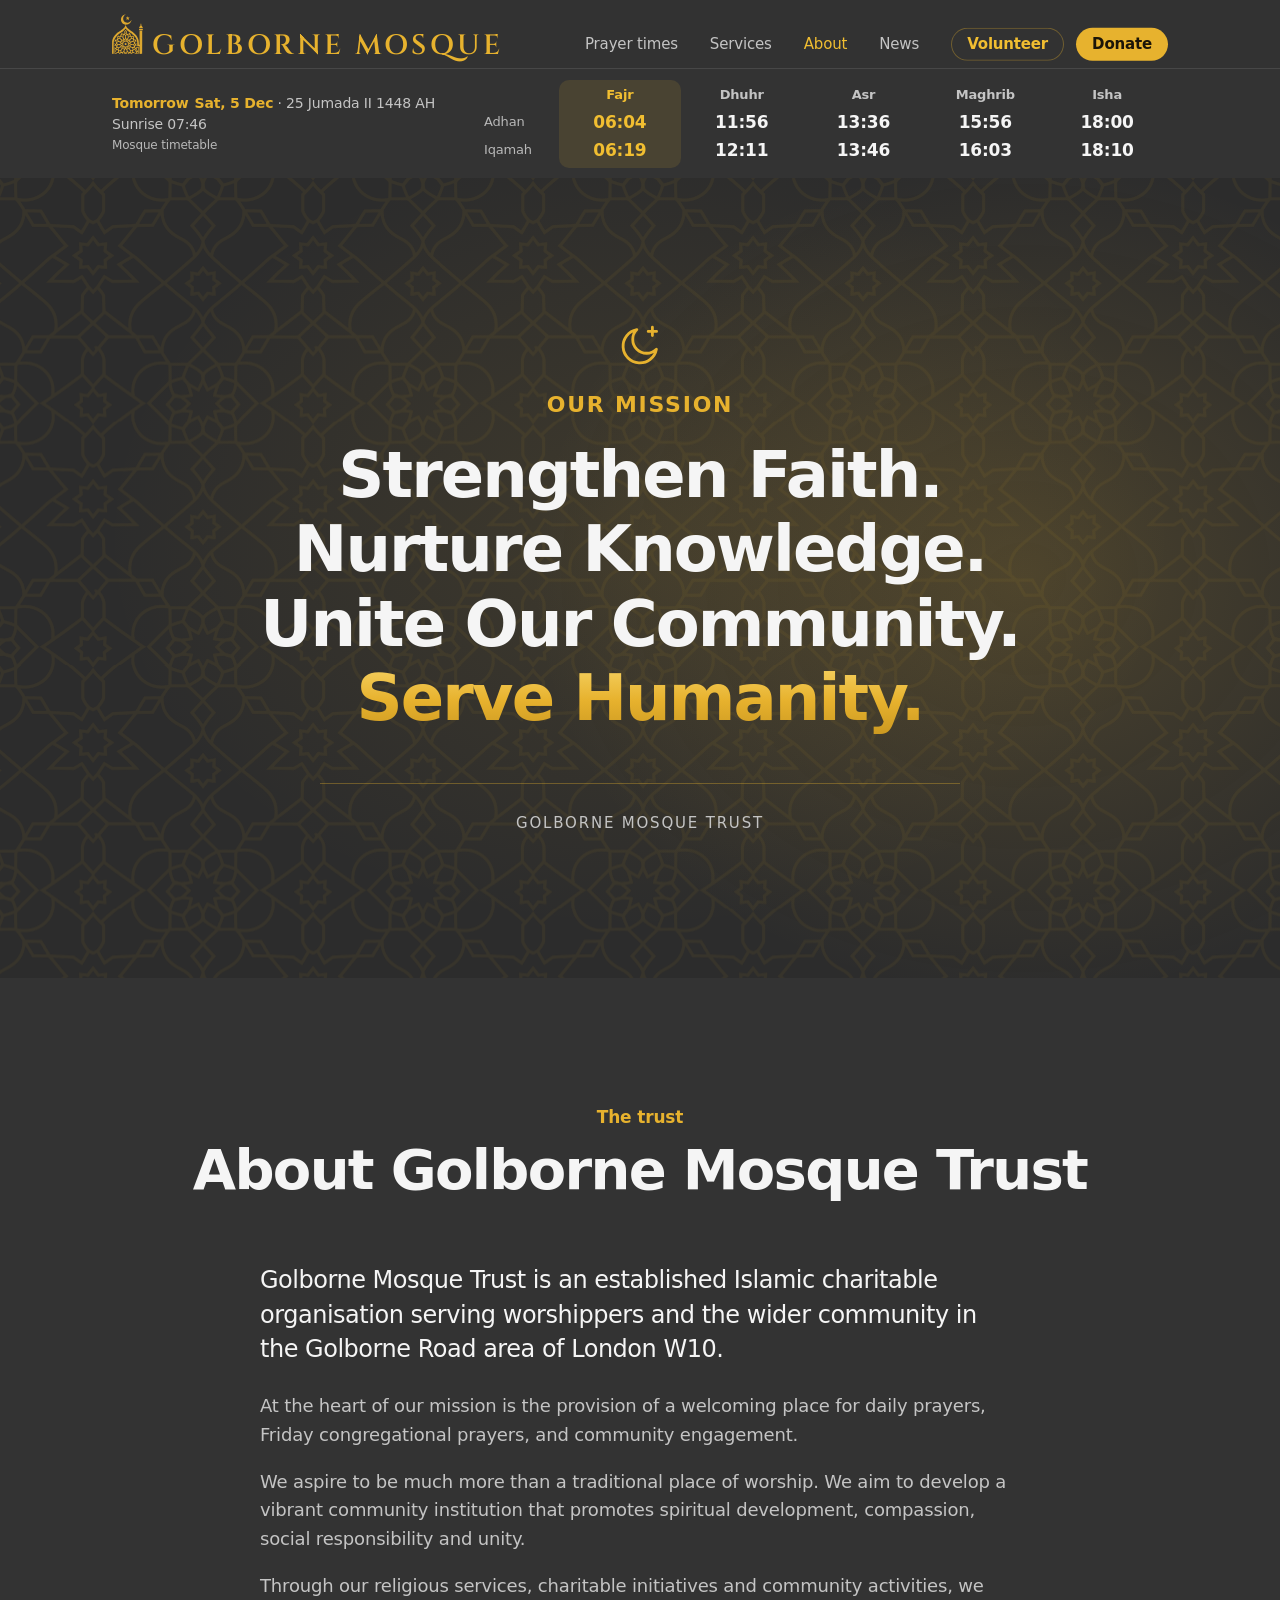
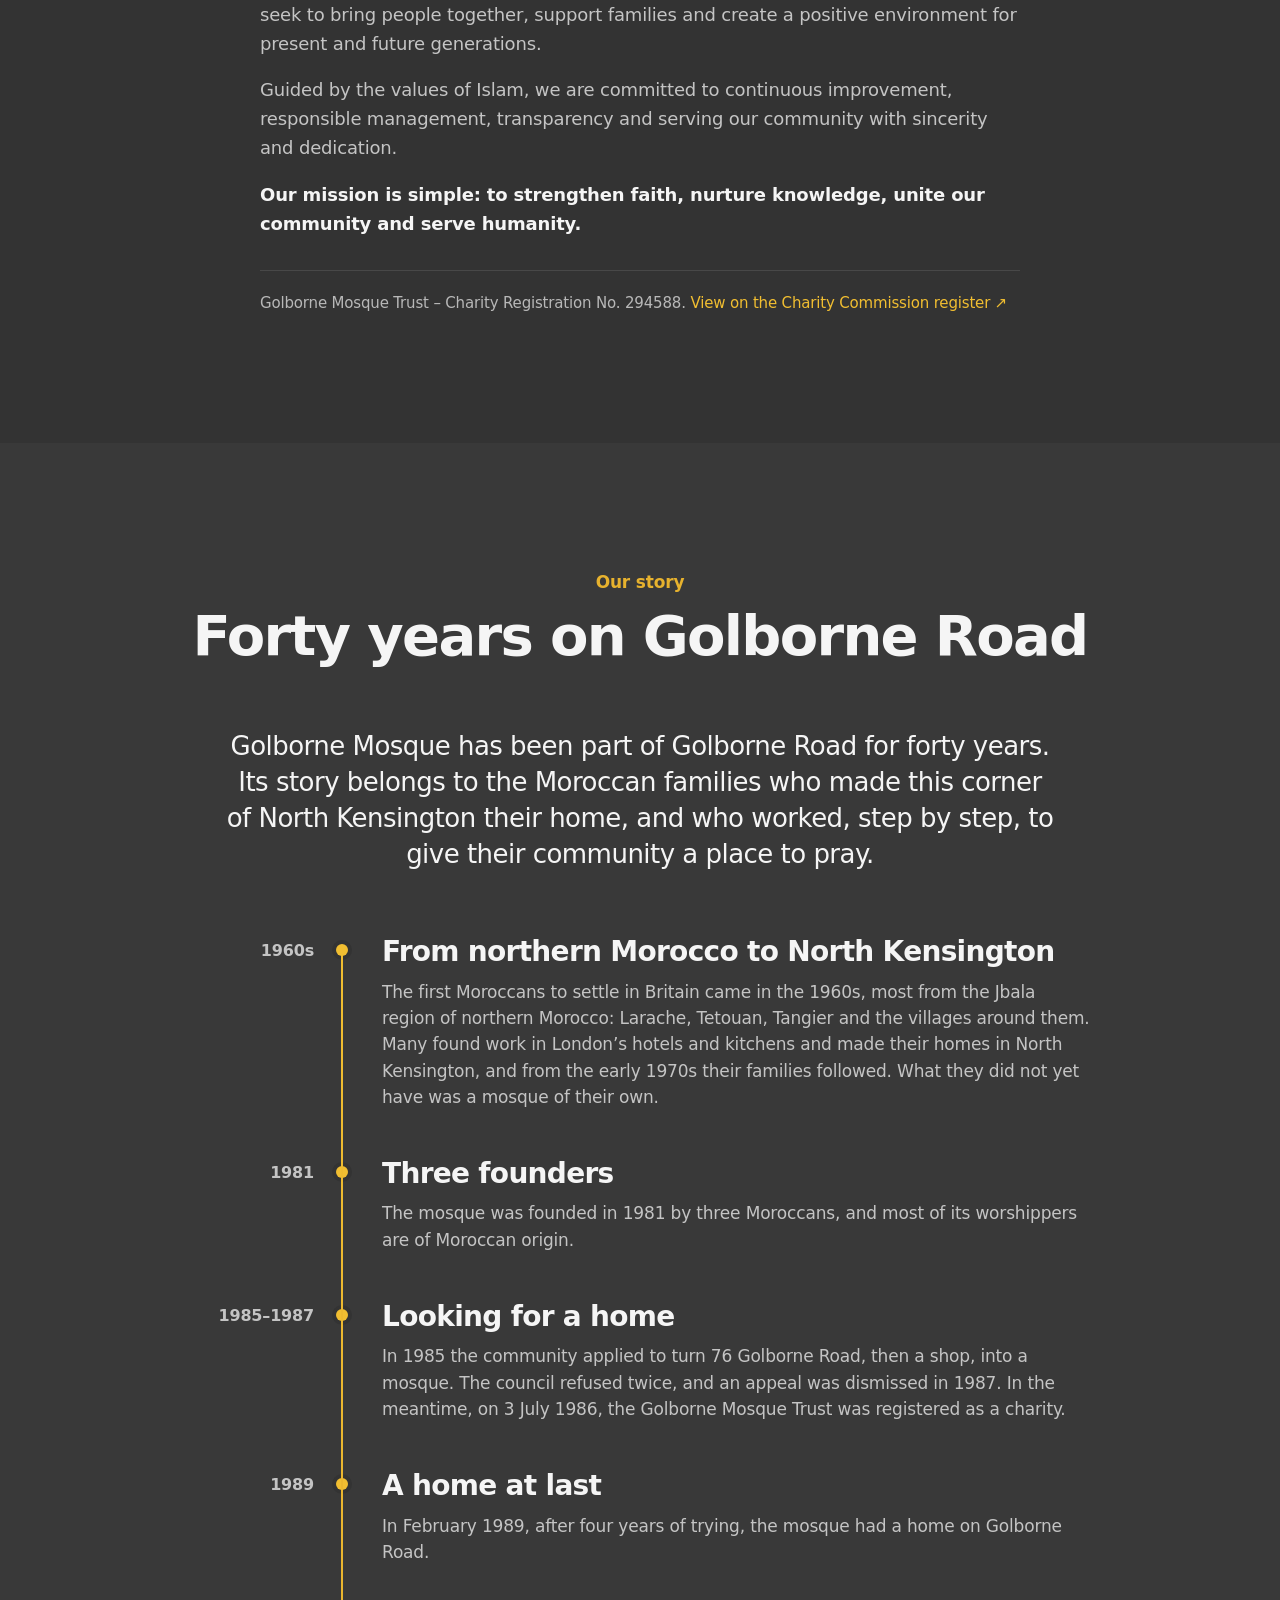
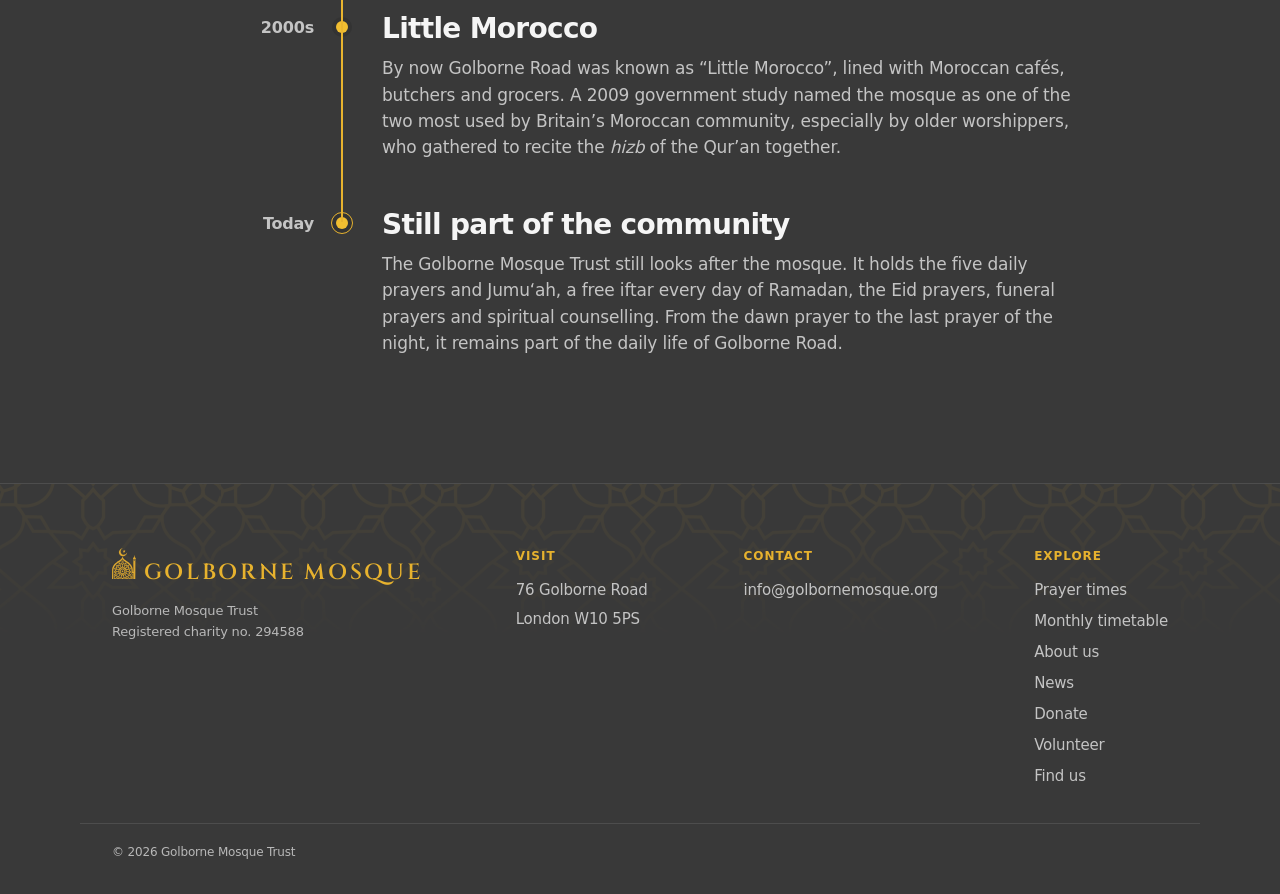
<file: about.html>
<!doctype html>
<html lang="en-GB">
<head>
  <meta charset="utf-8">
  <meta name="viewport" content="width=device-width, initial-scale=1, viewport-fit=cover">
  <title>About Us · Golborne Mosque, Golborne Road, London W10</title>
  <meta name="description" content="About Golborne Mosque Trust, 76 Golborne Road, North Kensington: its mission, its work, and the mosque's story from the first Moroccan families of the 1960s to today.">
  <meta name="theme-color" content="#333333">
  <meta name="color-scheme" content="dark">
  <meta property="og:type" content="website">
  <meta property="og:title" content="About Golborne Mosque">
  <meta property="og:description" content="Strengthen Faith. Nurture Knowledge. Unite Our Community. Serve Humanity. The trust, and forty years on Golborne Road.">
  <meta property="og:image" content="https://golbornemosque.org/assets/og.jpg">
  <meta property="og:image:width" content="1200">
  <meta property="og:image:height" content="630">
  <meta property="og:image:alt" content="The Golborne Mosque badge: a gold dome, minaret and crescent on grey, with the name in English and Arabic.">
  <meta name="twitter:card" content="summary_large_image">
  <link rel="icon" href="/favicon.ico" sizes="16x16 32x32 48x48 64x64 128x128 256x256">
  <link rel="icon" href="/assets/icons/favicon.svg" type="image/svg+xml">
  <link rel="icon" href="/assets/icons/favicon-32x32.png" type="image/png" sizes="32x32">
  <link rel="icon" href="/assets/icons/favicon-16x16.png" type="image/png" sizes="16x16">
  <link rel="apple-touch-icon" href="/assets/icons/apple-touch-icon.png" sizes="180x180">
  <link rel="manifest" href="/site.webmanifest">
  <link rel="preconnect" href="https://fonts.googleapis.com">
  <link rel="preconnect" href="https://fonts.gstatic.com" crossorigin>
  <link rel="stylesheet" href="https://fonts.googleapis.com/css2?family=Amiri:wght@400;700&family=Cinzel:wght@600;700&display=swap">
  <link rel="stylesheet" href="css/styles.css">
</head>
<body>
  <svg width="0" height="0" class="sprite" aria-hidden="true" focusable="false">
    <symbol id="i-crescent" viewBox="0 0 64 64">
      <path fill="currentColor" d="M38 6a26 26 0 1 0 20 42.5A21 21 0 0 1 38 6z"/>
    </symbol>
    <symbol id="i-mail" viewBox="0 0 24 24">
      <g fill="none" stroke="currentColor" stroke-width="1.6" stroke-linejoin="round"><rect x="3" y="5" width="18" height="14" rx="1.5"/><path d="m3.5 6 8.5 7 8.5-7"/></g>
    </symbol>
    <symbol id="i-pin" viewBox="0 0 24 24">
      <g fill="none" stroke="currentColor" stroke-width="1.6" stroke-linejoin="round"><path d="M12 21s-7-6.2-7-11.5a7 7 0 0 1 14 0C19 14.8 12 21 12 21z"/><circle cx="12" cy="9.5" r="2.5"/></g>
    </symbol>
  </svg>

  <a class="skip-link" href="#main">Skip to content</a>

  <header class="site-header">
    <div class="wrap site-header__inner">
      <a class="brand" href="/">
        <img class="brand__logo" src="assets/symbol.svg" width="30" height="38" alt="">
        <span class="brand__text">
          <span class="brand__name">Golborne Mosque</span>
        </span>
      </a>
      <button class="nav-toggle" type="button" aria-expanded="false" aria-controls="site-nav">
        <span class="nav-toggle__bars" aria-hidden="true"></span>
        <span class="nav-toggle__label">Menu</span>
      </button>
      <nav id="site-nav" class="site-nav" aria-label="Main">
        <ul>
          <li><a href="/#prayer-times">Prayer times</a></li>
          <li><a href="/#services">Services</a></li>
          <li><a href="/about" aria-current="page">About</a></li>
          <li><a href="/news">News</a></li>
          <li><a class="nav-volunteer" href="/volunteer">Volunteer</a></li>
          <li><a class="nav-donate" href="/#donate">Donate</a></li>
        </ul>
      </nav>
    </div>
  </header>

  <section class="prayer-bar" id="prayer-bar" aria-label="Prayer times">
    <div class="wrap prayer-bar__inner">
      <div class="prayer-bar__day">
        <p><span class="prayer-bar__title" data-bar-day hidden></span><span data-bar-date>&nbsp;</span></p>
        <p data-bar-sunrise>&nbsp;</p>
        <p class="prayer-bar__credit" data-bar-credit>&nbsp;</p>
      </div>
      <!-- Filled in by js/prayer-bar.js; the placeholder rows keep the page from jumping as it loads. -->
      <table class="prayer-bar__table">
        <thead><tr><td></td><th scope="col">Fajr</th><th scope="col">Dhuhr</th><th scope="col">Asr</th><th scope="col">Maghrib</th><th scope="col">Isha</th></tr></thead>
        <tbody>
          <tr><th scope="row">Adhan</th><td>--:--</td><td>--:--</td><td>--:--</td><td>--:--</td><td>--:--</td></tr>
          <tr><th scope="row">Iqamah</th><td>--:--</td><td>--:--</td><td>--:--</td><td>--:--</td><td>--:--</td></tr>
        </tbody>
      </table>
    </div>
  </section>
  <noscript><style>.prayer-bar { display: none; }</style></noscript>

  <main id="main">
    <h1 class="visually-hidden">About Golborne Mosque</h1>

    <!-- The trust's mission, set like a sign: four short lines, the last in gold -->
    <section class="band mission" aria-labelledby="mission-title">
      <div class="wrap mission__inner">
        <svg class="mission__icon" viewBox="0 0 24 24" aria-hidden="true" focusable="false">
          <path d="M20.2 13.6A8.4 8.4 0 1 1 10.4 3.8a6.6 6.6 0 0 0 9.8 9.8z"/>
          <path d="M18.2 2.6v4.2M16.1 4.7h4.2"/>
        </svg>
        <h2 id="mission-title" class="mission__eyebrow">Our mission</h2>
        <p class="mission__lines">
          <span>Strengthen Faith.</span>
          <span>Nurture Knowledge.</span>
          <span>Unite Our Community.</span>
          <span class="mission__gold">Serve Humanity.</span>
        </p>
        <p class="mission__by">Golborne Mosque Trust</p>
      </div>
    </section>

    <section class="section" aria-labelledby="trust-title">
      <div class="wrap">
        <header class="section__head">
          <p class="eyebrow eyebrow--ruled">The trust</p>
          <h2 id="trust-title">About Golborne Mosque Trust</h2>
        </header>
        <div class="trust">
          <p class="trust__lead">Golborne Mosque Trust is an established Islamic charitable organisation serving worshippers and the wider community in the Golborne Road area of London W10.</p>
          <p>At the heart of our mission is the provision of a welcoming place for daily prayers, Friday congregational prayers, and community engagement.</p>
          <p>We aspire to be much more than a traditional place of worship. We aim to develop a vibrant community institution that promotes spiritual development, compassion, social responsibility and unity.</p>
          <p>Through our religious services, charitable initiatives and community activities, we seek to bring people together, support families and create a positive environment for present and future generations.</p>
          <p>Guided by the values of Islam, we are committed to continuous improvement, responsible management, transparency and serving our community with sincerity and dedication.</p>
          <p class="trust__mission">Our mission is simple: to strengthen faith, nurture knowledge, unite our community and serve humanity.</p>
          <p class="trust__charity">Golborne Mosque Trust – Charity Registration No. 294588. <a class="text-link" href="https://register-of-charities.charitycommission.gov.uk/charity-search/-/charity-details/294588" rel="noopener" target="_blank">View on the Charity Commission register <span aria-hidden="true">↗</span></a></p>
        </div>
      </div>
    </section>

    <!-- The mosque's story, built from public records (see README) -->
    <section class="section section--alt" aria-labelledby="story-title">
      <div class="wrap">
        <header class="section__head">
          <p class="eyebrow eyebrow--ruled">Our story</p>
          <h2 id="story-title">Forty years on Golborne Road</h2>
        </header>
        <div class="story">
          <p class="story__intro">Golborne Mosque has been part of Golborne Road for forty years. Its story belongs to the Moroccan families who made this corner of North Kensington their home, and who worked, step by step, to give their community a place to pray.</p>

          <!-- The rule draws down the page as it is read, lighting each milestone in turn (js/about.js) -->
          <ol class="timeline" id="timeline">
            <li class="timeline__item">
              <p class="timeline__when">1960s</p>
              <h3>From northern Morocco to North Kensington</h3>
              <p>The first Moroccans to settle in Britain came in the 1960s, most from the Jbala region of northern Morocco: Larache, Tetouan, Tangier and the villages around them. Many found work in London’s hotels and kitchens and made their homes in North Kensington, and from the early 1970s their families followed. What they did not yet have was a mosque of their own.</p>
            </li>
            <li class="timeline__item">
              <p class="timeline__when">1981</p>
              <h3>Three founders</h3>
              <p>The mosque was founded in 1981 by three Moroccans, and most of its worshippers are of Moroccan origin.</p>
            </li>
            <li class="timeline__item">
              <p class="timeline__when">1985–1987</p>
              <h3>Looking for a home</h3>
              <p>In 1985 the community applied to turn 76 Golborne Road, then a shop, into a mosque. The council refused twice, and an appeal was dismissed in 1987. In the meantime, on 3 July 1986, the Golborne Mosque Trust was registered as a charity.</p>
            </li>
            <li class="timeline__item">
              <p class="timeline__when">1989</p>
              <h3>A home at last</h3>
              <p>In February 1989, after four years of trying, the mosque had a home on Golborne Road.</p>
            </li>
            <li class="timeline__item">
              <p class="timeline__when">2000s</p>
              <h3>Little Morocco</h3>
              <p>By now Golborne Road was known as “Little Morocco”, lined with Moroccan cafés, butchers and grocers. A 2009 government study named the mosque as one of the two most used by Britain’s Moroccan community, especially by older worshippers, who gathered to recite the <i>hizb</i> of the Qur’an together.</p>
            </li>
            <li class="timeline__item timeline__item--now">
              <p class="timeline__when">Today</p>
              <h3>Still part of the community</h3>
              <p>The Golborne Mosque Trust still looks after the mosque. It holds the five daily prayers and Jumu‘ah, a free iftar every day of Ramadan, the Eid prayers, funeral prayers and spiritual counselling. From the dawn prayer to the last prayer of the night, it remains part of the daily life of Golborne Road.</p>
            </li>
          </ol>
        </div>
      </div>
    </section>
  </main>

  <footer class="site-footer">
    <div class="wrap site-footer__grid">
      <div class="site-footer__brand">
        <a class="brand brand--footer" href="/">
          <img class="brand__logo" src="assets/symbol.svg" width="30" height="38" alt="">
          <span class="brand__text">
            <span class="brand__name">Golborne Mosque</span>
          </span>
        </a>
        <p class="site-footer__charity">Golborne Mosque Trust<br>Registered charity no. 294588</p>
      </div>
      <div class="site-footer__col">
        <h2 class="site-footer__heading">Visit</h2>
        <address class="site-footer__lines">
          <span>76 Golborne Road</span>
          <span>London W10 5PS</span>
        </address>
      </div>
      <div class="site-footer__col">
        <h2 class="site-footer__heading">Contact</h2>
        <address class="site-footer__lines">
          <a href="mailto:info@golbornemosque.org">info@golbornemosque.org</a>
        </address>
      </div>
      <nav class="site-footer__col" aria-label="Footer">
        <h2 class="site-footer__heading">Explore</h2>
        <ul class="site-footer__links">
          <li><a href="/#prayer-times">Prayer times</a></li>
          <li><a href="/timetable">Monthly timetable</a></li>
          <li><a href="/about">About us</a></li>
          <li><a href="/news">News</a></li>
          <li><a href="/#donate">Donate</a></li>
          <li><a href="/volunteer">Volunteer</a></li>
          <li><a href="/#visit">Find us</a></li>
        </ul>
      </nav>
    </div>
    <p class="wrap site-footer__copy">© <span data-year></span> Golborne Mosque Trust</p>
  </footer>

  <script defer src="js/config.js"></script>
  <script defer src="data/timetable.js"></script>
  <script defer src="data/mosque-times.js"></script>
  <script defer src="js/praytimes.js"></script>
  <script defer src="js/site.js"></script>
  <script defer src="js/prayer-bar.js"></script>
  <script defer src="js/about.js"></script>
</body>
</html>
</file>
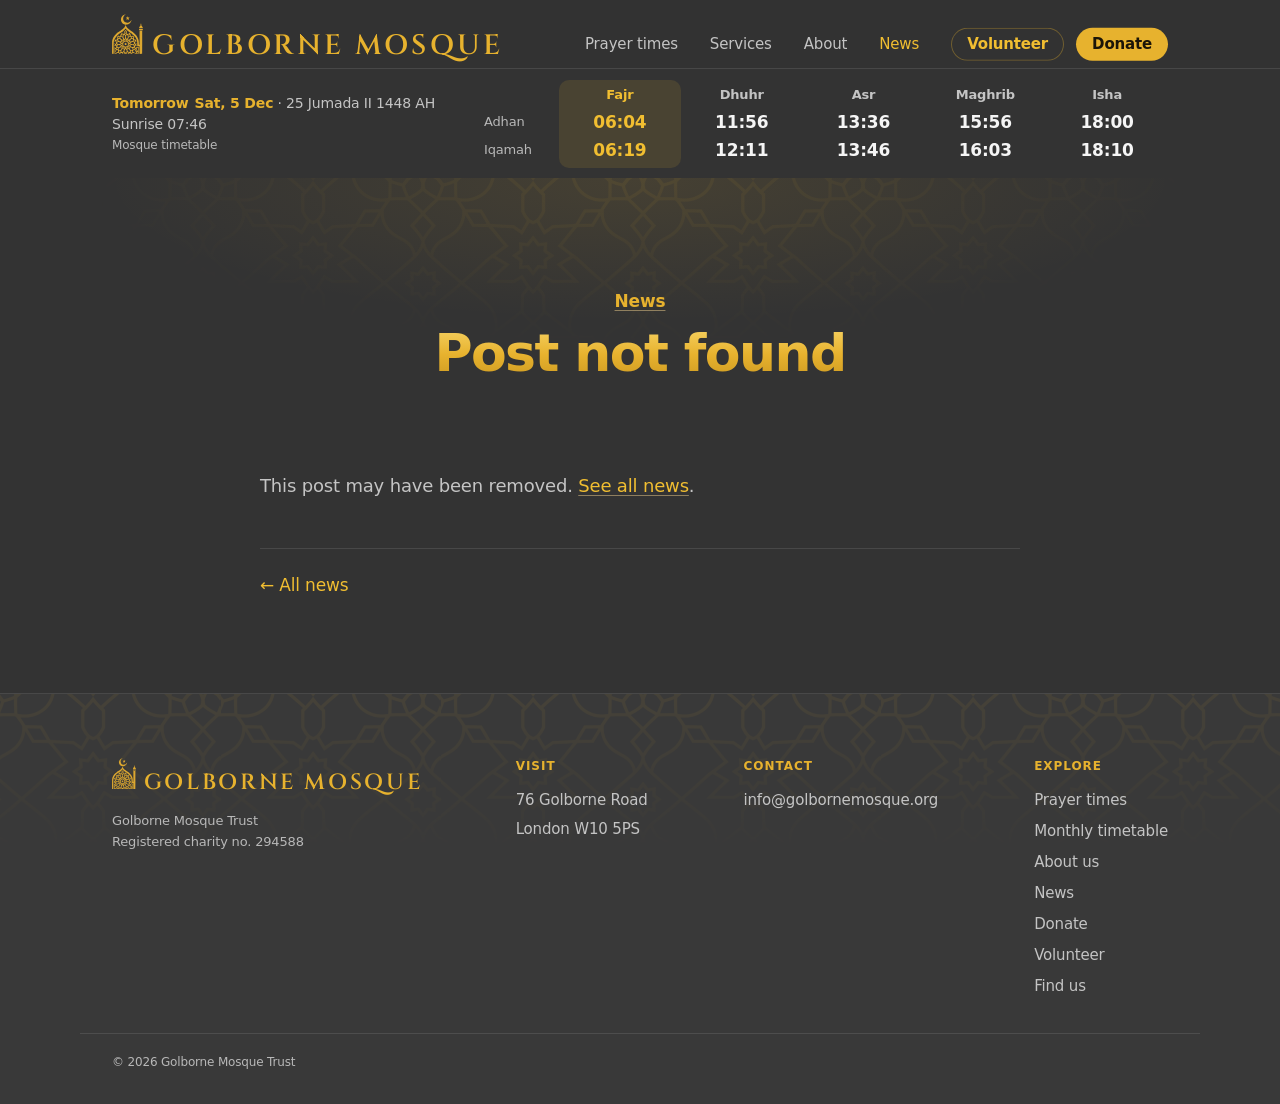
<file: news-post.html>
<!doctype html>
<html lang="en-GB">
<head>
  <meta charset="utf-8">
  <meta name="viewport" content="width=device-width, initial-scale=1, viewport-fit=cover">
  <title>News · Golborne Mosque</title>
  <meta name="description" content="News from Golborne Mosque, 76 Golborne Road, London W10.">
  <!-- The page each post is built on (functions/news/[slug].js); on its own it isn't a page to list. -->
  <meta name="robots" content="noindex">
  <meta name="theme-color" content="#333333">
  <meta name="color-scheme" content="dark">
  <meta property="og:type" content="article">
  <meta property="og:site_name" content="Golborne Mosque">
  <meta property="og:title" content="News · Golborne Mosque">
  <meta property="og:description" content="News from Golborne Mosque, 76 Golborne Road, London W10.">
  <meta property="og:url" content="https://golbornemosque.org/news">
  <meta property="article:published_time" content="">
  <meta property="og:image" content="https://golbornemosque.org/assets/og.jpg">
  <meta property="og:image:width" content="1200">
  <meta property="og:image:height" content="630">
  <meta property="og:image:alt" content="The Golborne Mosque badge: a gold dome, minaret and crescent on grey, with the name in English and Arabic.">
  <meta name="twitter:card" content="summary_large_image">
  <link rel="icon" href="/favicon.ico" sizes="16x16 32x32 48x48 64x64 128x128 256x256">
  <link rel="icon" href="/assets/icons/favicon.svg" type="image/svg+xml">
  <link rel="icon" href="/assets/icons/favicon-32x32.png" type="image/png" sizes="32x32">
  <link rel="icon" href="/assets/icons/favicon-16x16.png" type="image/png" sizes="16x16">
  <link rel="apple-touch-icon" href="/assets/icons/apple-touch-icon.png" sizes="180x180">
  <link rel="manifest" href="/site.webmanifest">
  <link rel="preconnect" href="https://fonts.googleapis.com">
  <link rel="preconnect" href="https://fonts.gstatic.com" crossorigin>
  <link rel="stylesheet" href="https://fonts.googleapis.com/css2?family=Amiri:wght@400;700&family=Cinzel:wght@600;700&display=swap">
  <link rel="stylesheet" href="/css/styles.css">
</head>
<body>
  <svg width="0" height="0" class="sprite" aria-hidden="true" focusable="false">
    <symbol id="i-crescent" viewBox="0 0 64 64">
      <path fill="currentColor" d="M38 6a26 26 0 1 0 20 42.5A21 21 0 0 1 38 6z"/>
    </symbol>
    <symbol id="i-mail" viewBox="0 0 24 24">
      <g fill="none" stroke="currentColor" stroke-width="1.6" stroke-linejoin="round"><rect x="3" y="5" width="18" height="14" rx="1.5"/><path d="m3.5 6 8.5 7 8.5-7"/></g>
    </symbol>
    <symbol id="i-pin" viewBox="0 0 24 24">
      <g fill="none" stroke="currentColor" stroke-width="1.6" stroke-linejoin="round"><path d="M12 21s-7-6.2-7-11.5a7 7 0 0 1 14 0C19 14.8 12 21 12 21z"/><circle cx="12" cy="9.5" r="2.5"/></g>
    </symbol>
  </svg>

  <a class="skip-link" href="#main">Skip to content</a>

  <header class="site-header">
    <div class="wrap site-header__inner">
      <a class="brand" href="/">
        <img class="brand__logo" src="/assets/symbol.svg" width="30" height="38" alt="">
        <span class="brand__text">
          <span class="brand__name">Golborne Mosque</span>
        </span>
      </a>
      <button class="nav-toggle" type="button" aria-expanded="false" aria-controls="site-nav">
        <span class="nav-toggle__bars" aria-hidden="true"></span>
        <span class="nav-toggle__label">Menu</span>
      </button>
      <nav id="site-nav" class="site-nav" aria-label="Main">
        <ul>
          <li><a href="/#prayer-times">Prayer times</a></li>
          <li><a href="/#services">Services</a></li>
          <li><a href="/about">About</a></li>
          <li><a href="/news" aria-current="page">News</a></li>
          <li><a class="nav-volunteer" href="/volunteer">Volunteer</a></li>
          <li><a class="nav-donate" href="/#donate">Donate</a></li>
        </ul>
      </nav>
    </div>
  </header>

  <section class="prayer-bar" id="prayer-bar" aria-label="Prayer times">
    <div class="wrap prayer-bar__inner">
      <div class="prayer-bar__day">
        <p><span class="prayer-bar__title" data-bar-day hidden></span><span data-bar-date>&nbsp;</span></p>
        <p data-bar-sunrise>&nbsp;</p>
        <p class="prayer-bar__credit" data-bar-credit>&nbsp;</p>
      </div>
      <!-- Filled in by js/prayer-bar.js; the placeholder rows keep the page from jumping as it loads. -->
      <table class="prayer-bar__table">
        <thead><tr><td></td><th scope="col">Fajr</th><th scope="col">Dhuhr</th><th scope="col">Asr</th><th scope="col">Maghrib</th><th scope="col">Isha</th></tr></thead>
        <tbody>
          <tr><th scope="row">Adhan</th><td>--:--</td><td>--:--</td><td>--:--</td><td>--:--</td><td>--:--</td></tr>
          <tr><th scope="row">Iqamah</th><td>--:--</td><td>--:--</td><td>--:--</td><td>--:--</td><td>--:--</td></tr>
        </tbody>
      </table>
    </div>
  </section>
  <noscript><style>.prayer-bar { display: none; }</style></noscript>

  <main id="main">
    <article class="post">
      <header class="page-head page-head--post">
        <div class="wrap">
          <p class="eyebrow eyebrow--ruled"><a href="/news">News</a></p>
          <h1 data-post-title>Post not found</h1>
          <p class="page-head__date"><time data-post-date></time></p>
        </div>
      </header>
      <div class="wrap post__wrap">
        <p class="post__draft" data-post-draft hidden>Draft: only people signed in to the posting page can see this post.</p>
        <figure class="post__photo" data-post-photo hidden></figure>
        <div class="post__body" data-post-body>
          <p>This post may have been removed. <a href="/news">See all news</a>.</p>
        </div>
        <div class="post__gallery" data-post-gallery hidden></div>
        <p class="post__back"><a class="text-link" href="/news"><span aria-hidden="true">←</span> All news</a></p>
      </div>
    </article>
  </main>

  <footer class="site-footer">
    <div class="wrap site-footer__grid">
      <div class="site-footer__brand">
        <a class="brand brand--footer" href="/">
          <img class="brand__logo" src="/assets/symbol.svg" width="30" height="38" alt="">
          <span class="brand__text">
            <span class="brand__name">Golborne Mosque</span>
          </span>
        </a>
        <p class="site-footer__charity">Golborne Mosque Trust<br>Registered charity no. 294588</p>
      </div>
      <div class="site-footer__col">
        <h2 class="site-footer__heading">Visit</h2>
        <address class="site-footer__lines">
          <span>76 Golborne Road</span>
          <span>London W10 5PS</span>
        </address>
      </div>
      <div class="site-footer__col">
        <h2 class="site-footer__heading">Contact</h2>
        <address class="site-footer__lines">
          <a href="mailto:info@golbornemosque.org">info@golbornemosque.org</a>
        </address>
      </div>
      <nav class="site-footer__col" aria-label="Footer">
        <h2 class="site-footer__heading">Explore</h2>
        <ul class="site-footer__links">
          <li><a href="/#prayer-times">Prayer times</a></li>
          <li><a href="/timetable">Monthly timetable</a></li>
          <li><a href="/about">About us</a></li>
          <li><a href="/news">News</a></li>
          <li><a href="/#donate">Donate</a></li>
          <li><a href="/volunteer">Volunteer</a></li>
          <li><a href="/#visit">Find us</a></li>
        </ul>
      </nav>
    </div>
    <p class="wrap site-footer__copy">© <span data-year></span> Golborne Mosque Trust</p>
  </footer>

  <script defer src="/js/config.js"></script>
  <script defer src="/data/timetable.js"></script>
  <script defer src="/data/mosque-times.js"></script>
  <script defer src="/js/praytimes.js"></script>
  <script defer src="/js/site.js"></script>
  <script defer src="/js/prayer-bar.js"></script>
  <script defer src="/js/lightbox.js"></script>
</body>
</html>
</file>
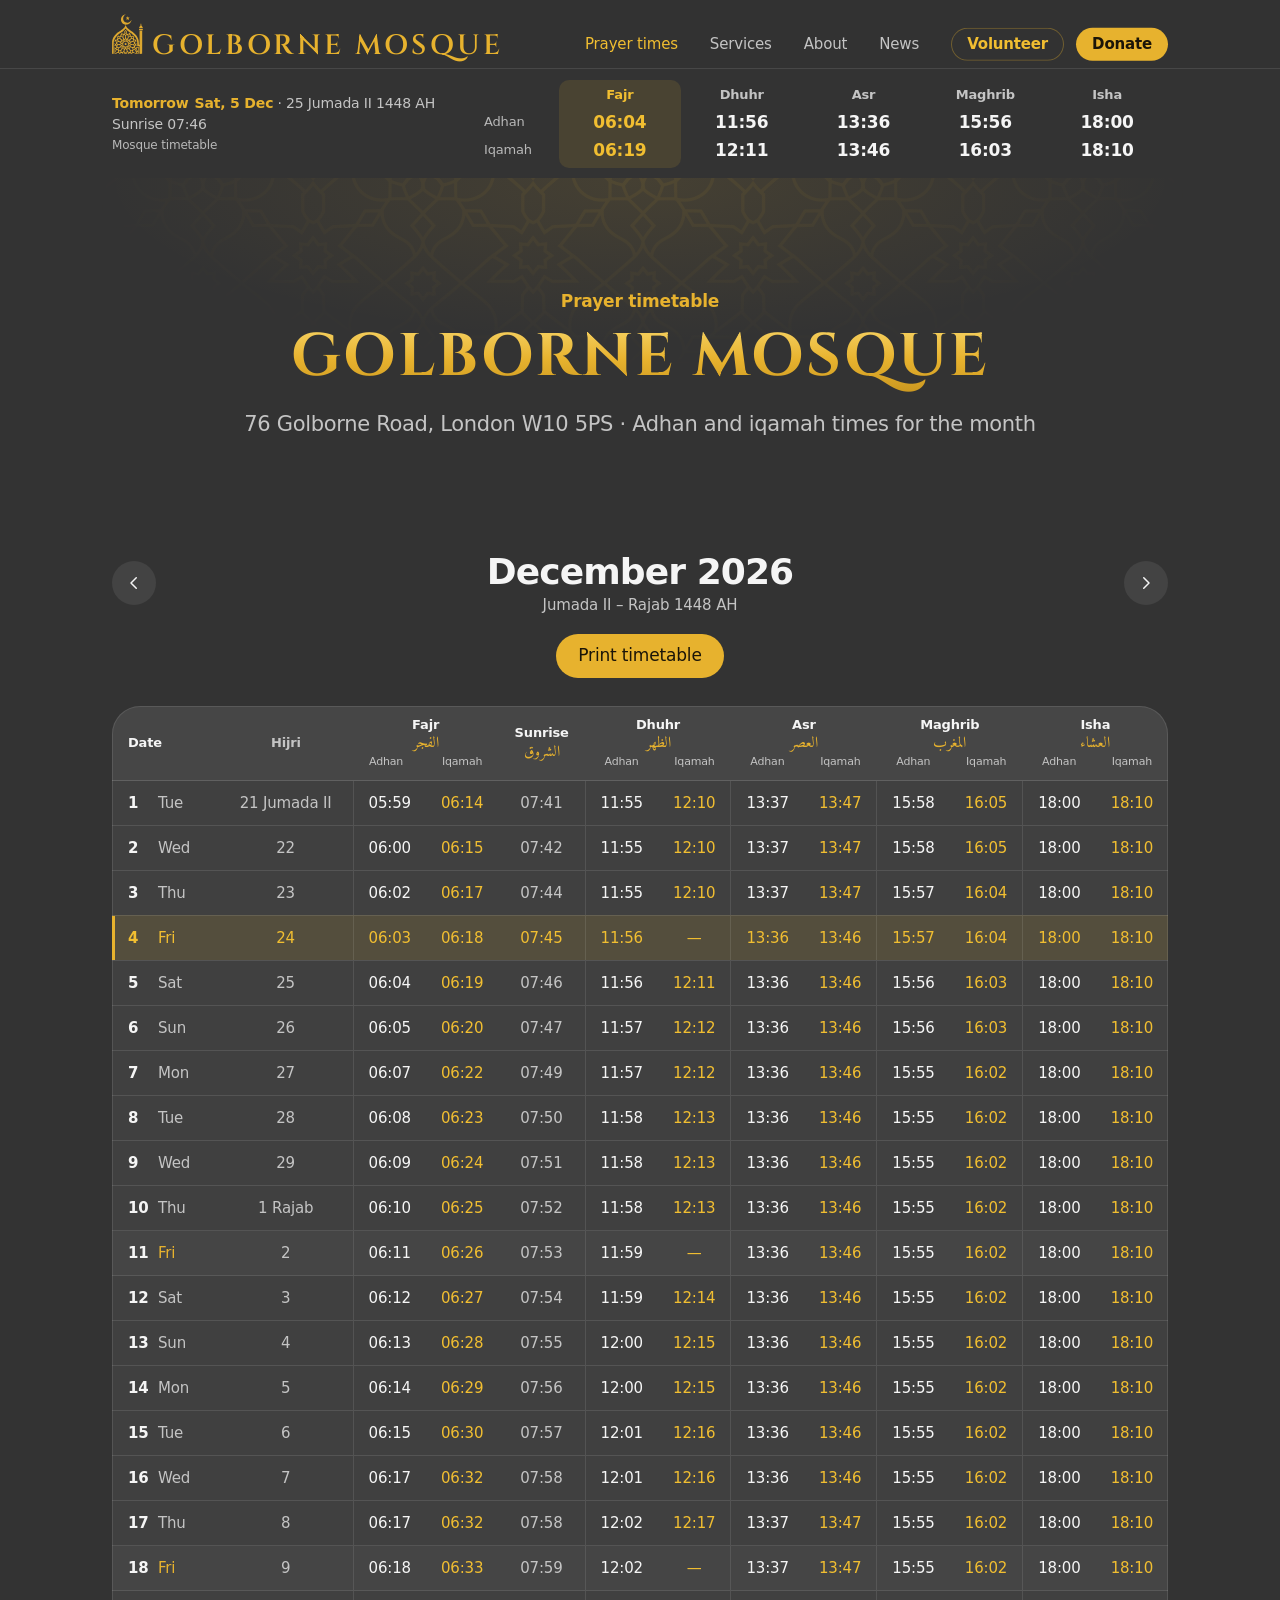
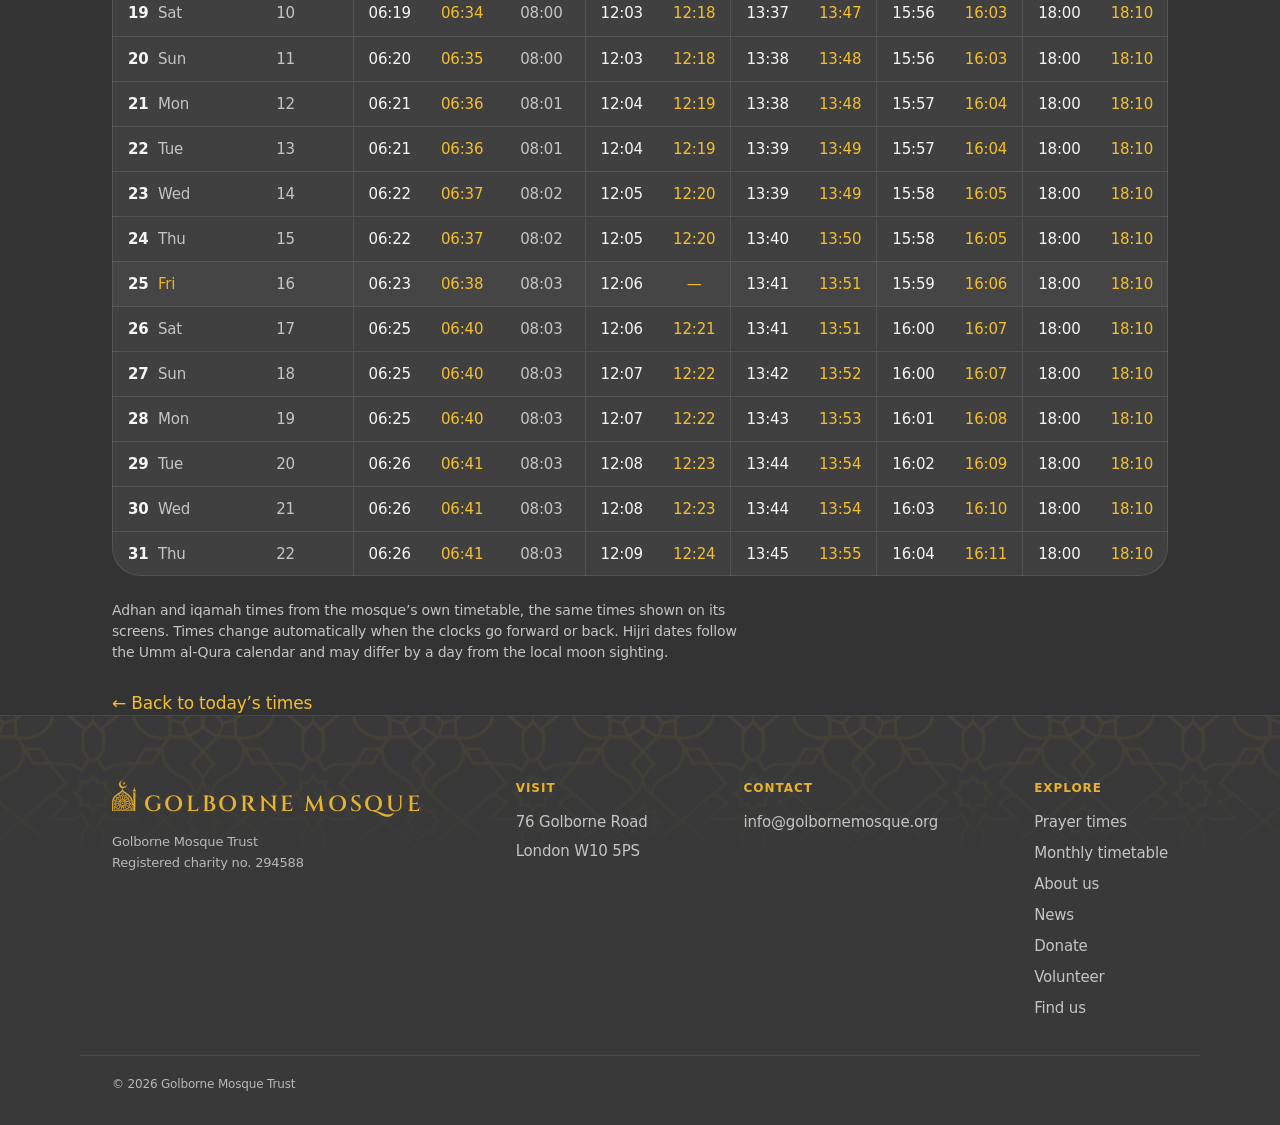
<file: timetable.html>
<!doctype html>
<html lang="en-GB">
<head>
  <meta charset="utf-8">
  <meta name="viewport" content="width=device-width, initial-scale=1, viewport-fit=cover">
  <title>Monthly Prayer Timetable · Golborne Mosque</title>
  <meta name="description" content="Monthly prayer start times for Golborne Mosque, 76 Golborne Road, London W10. Printable timetable with Hijri dates.">
  <meta property="og:type" content="website">
  <meta property="og:title" content="Monthly prayer timetable · Golborne Mosque">
  <meta property="og:description" content="Adhan and iqamah times for every day of the month at Golborne Mosque, 76 Golborne Road, London W10. Printable.">
  <meta property="og:image" content="https://golbornemosque.org/assets/og.jpg">
  <meta property="og:image:width" content="1200">
  <meta property="og:image:height" content="630">
  <meta property="og:image:alt" content="The Golborne Mosque badge: a gold dome, minaret and crescent on grey, with the name in English and Arabic.">
  <meta name="twitter:card" content="summary_large_image">
  <meta name="theme-color" content="#333333">
  <meta name="color-scheme" content="dark">
  <link rel="icon" href="/favicon.ico" sizes="16x16 32x32 48x48 64x64 128x128 256x256">
  <link rel="icon" href="/assets/icons/favicon.svg" type="image/svg+xml">
  <link rel="icon" href="/assets/icons/favicon-32x32.png" type="image/png" sizes="32x32">
  <link rel="icon" href="/assets/icons/favicon-16x16.png" type="image/png" sizes="16x16">
  <link rel="apple-touch-icon" href="/assets/icons/apple-touch-icon.png" sizes="180x180">
  <link rel="manifest" href="/site.webmanifest">
  <link rel="preconnect" href="https://fonts.googleapis.com">
  <link rel="preconnect" href="https://fonts.gstatic.com" crossorigin>
  <link rel="stylesheet" href="https://fonts.googleapis.com/css2?family=Amiri:wght@400;700&family=Cinzel:wght@600;700&display=swap">
  <link rel="stylesheet" href="css/styles.css">
</head>
<body>
  <svg width="0" height="0" class="sprite" aria-hidden="true" focusable="false">
  </svg>

  <a class="skip-link" href="#main">Skip to content</a>

  <header class="site-header">
    <div class="wrap site-header__inner">
      <a class="brand" href="/">
        <img class="brand__logo" src="assets/symbol.svg" width="30" height="38" alt="">
        <span class="brand__text">
          <span class="brand__name">Golborne Mosque</span>
        </span>
      </a>
      <button class="nav-toggle" type="button" aria-expanded="false" aria-controls="site-nav">
        <span class="nav-toggle__bars" aria-hidden="true"></span>
        <span class="nav-toggle__label">Menu</span>
      </button>
      <nav id="site-nav" class="site-nav" aria-label="Main">
        <ul>
          <li><a href="/#prayer-times" aria-current="page">Prayer times</a></li>
          <li><a href="/#services">Services</a></li>
          <li><a href="/about">About</a></li>
          <li><a href="/news">News</a></li>
          <li><a class="nav-volunteer" href="/volunteer">Volunteer</a></li>
          <li><a class="nav-donate" href="/#donate">Donate</a></li>
        </ul>
      </nav>
    </div>
  </header>

  <section class="prayer-bar" id="prayer-bar" aria-label="Prayer times">
    <div class="wrap prayer-bar__inner">
      <div class="prayer-bar__day">
        <p><span class="prayer-bar__title" data-bar-day hidden></span><span data-bar-date>&nbsp;</span></p>
        <p data-bar-sunrise>&nbsp;</p>
        <p class="prayer-bar__credit" data-bar-credit>&nbsp;</p>
      </div>
      <!-- Filled in by js/prayer-bar.js; the placeholder rows keep the page from jumping as it loads. -->
      <table class="prayer-bar__table">
        <thead><tr><td></td><th scope="col">Fajr</th><th scope="col">Dhuhr</th><th scope="col">Asr</th><th scope="col">Maghrib</th><th scope="col">Isha</th></tr></thead>
        <tbody>
          <tr><th scope="row">Adhan</th><td>--:--</td><td>--:--</td><td>--:--</td><td>--:--</td><td>--:--</td></tr>
          <tr><th scope="row">Iqamah</th><td>--:--</td><td>--:--</td><td>--:--</td><td>--:--</td><td>--:--</td></tr>
        </tbody>
      </table>
    </div>
  </section>
  <noscript><style>.prayer-bar { display: none; }</style></noscript>

  <main id="main">
    <section class="page-head">
      <div class="wrap">
        <p class="eyebrow eyebrow--ruled no-print">Prayer timetable</p>
        <h1 class="page-head__name">Golborne Mosque <span class="print-only">· Prayer times</span></h1>
        <p>76 Golborne Road, London W10 5PS · Adhan and iqamah times for the month</p>
      </div>
    </section>

    <div class="wrap">
      <div class="month-bar">
        <button class="icon-btn" type="button" id="prev-month" aria-label="Previous month">
          <svg viewBox="0 0 24 24" aria-hidden="true"><path d="M15 5l-7 7 7 7"/></svg>
        </button>
        <h2 id="month-title" aria-live="polite">&nbsp;<span class="month-bar__hijri">&nbsp;</span></h2>
        <button class="icon-btn" type="button" id="next-month" aria-label="Next month">
          <svg viewBox="0 0 24 24" aria-hidden="true"><path d="M9 5l7 7-7 7"/></svg>
        </button>
      </div>

      <div class="month-actions">
        <button class="btn btn--line" type="button" id="this-month" hidden>This month</button>
        <button class="btn btn--gold" type="button" id="print-btn">Print timetable</button>
      </div>

      <div class="table-wrap">
        <table class="month-table has-iqamah">
          <caption class="visually-hidden" id="month-caption">Prayer start times</caption>
          <!-- Filled in by js/timetable.js; this placeholder header keeps the page from jumping as it loads. -->
          <thead>
            <tr><th scope="col" rowspan="2">Date</th><th scope="col" class="col-hijri" rowspan="2">Hijri</th><th scope="colgroup" colspan="2" class="is-group">Fajr<span lang="ar">الفجر</span></th><th scope="col" rowspan="2">Sunrise<span lang="ar">الشروق</span></th><th scope="colgroup" colspan="2" class="is-group">Dhuhr<span lang="ar">الظهر</span></th><th scope="colgroup" colspan="2" class="is-group">Asr<span lang="ar">العصر</span></th><th scope="colgroup" colspan="2" class="is-group">Maghrib<span lang="ar">المغرب</span></th><th scope="colgroup" colspan="2" class="is-group">Isha<span lang="ar">العشاء</span></th></tr>
            <tr><th scope="col" class="is-sub">Adhan</th><th scope="col" class="is-sub">Iqamah</th><th scope="col" class="is-sub">Adhan</th><th scope="col" class="is-sub">Iqamah</th><th scope="col" class="is-sub">Adhan</th><th scope="col" class="is-sub">Iqamah</th><th scope="col" class="is-sub">Adhan</th><th scope="col" class="is-sub">Iqamah</th><th scope="col" class="is-sub">Adhan</th><th scope="col" class="is-sub">Iqamah</th></tr>
          </thead>
          <tbody id="month-body"></tbody>
        </table>
      </div>
      <noscript><p class="fine-print">The timetable needs JavaScript switched on. You can also find it on the notice board in the mosque.</p></noscript>

      <p class="fine-print timetable-notes" id="month-notes"></p>
      <p class="back-link no-print"><a class="text-link" href="/#prayer-times"><span aria-hidden="true">←</span> Back to today’s times</a></p>
    </div>
  </main>

  <footer class="site-footer">
    <div class="wrap site-footer__grid">
      <div class="site-footer__brand">
        <a class="brand brand--footer" href="/">
          <img class="brand__logo" src="assets/symbol.svg" width="30" height="38" alt="">
          <span class="brand__text">
            <span class="brand__name">Golborne Mosque</span>
          </span>
        </a>
        <p class="site-footer__charity">Golborne Mosque Trust<br>Registered charity no. 294588</p>
      </div>
      <div class="site-footer__col">
        <h2 class="site-footer__heading">Visit</h2>
        <address class="site-footer__lines">
          <span>76 Golborne Road</span>
          <span>London W10 5PS</span>
        </address>
      </div>
      <div class="site-footer__col">
        <h2 class="site-footer__heading">Contact</h2>
        <address class="site-footer__lines">
          <a href="mailto:info@golbornemosque.org">info@golbornemosque.org</a>
        </address>
      </div>
      <nav class="site-footer__col" aria-label="Footer">
        <h2 class="site-footer__heading">Explore</h2>
        <ul class="site-footer__links">
          <li><a href="/#prayer-times">Prayer times</a></li>
          <li><a href="/timetable">Monthly timetable</a></li>
          <li><a href="/about">About us</a></li>
          <li><a href="/news">News</a></li>
          <li><a href="/#donate">Donate</a></li>
          <li><a href="/volunteer">Volunteer</a></li>
          <li><a href="/#visit">Find us</a></li>
        </ul>
      </nav>
    </div>
    <p class="wrap site-footer__copy">© <span data-year></span> Golborne Mosque Trust</p>
  </footer>

  <script defer src="js/config.js"></script>
  <script defer src="data/timetable.js"></script>
  <script defer src="data/mosque-times.js"></script>
  <script defer src="js/praytimes.js"></script>
  <script defer src="js/site.js"></script>
  <script defer src="js/prayer-bar.js"></script>
  <script defer src="js/timetable.js"></script>
</body>
</html>
</file>
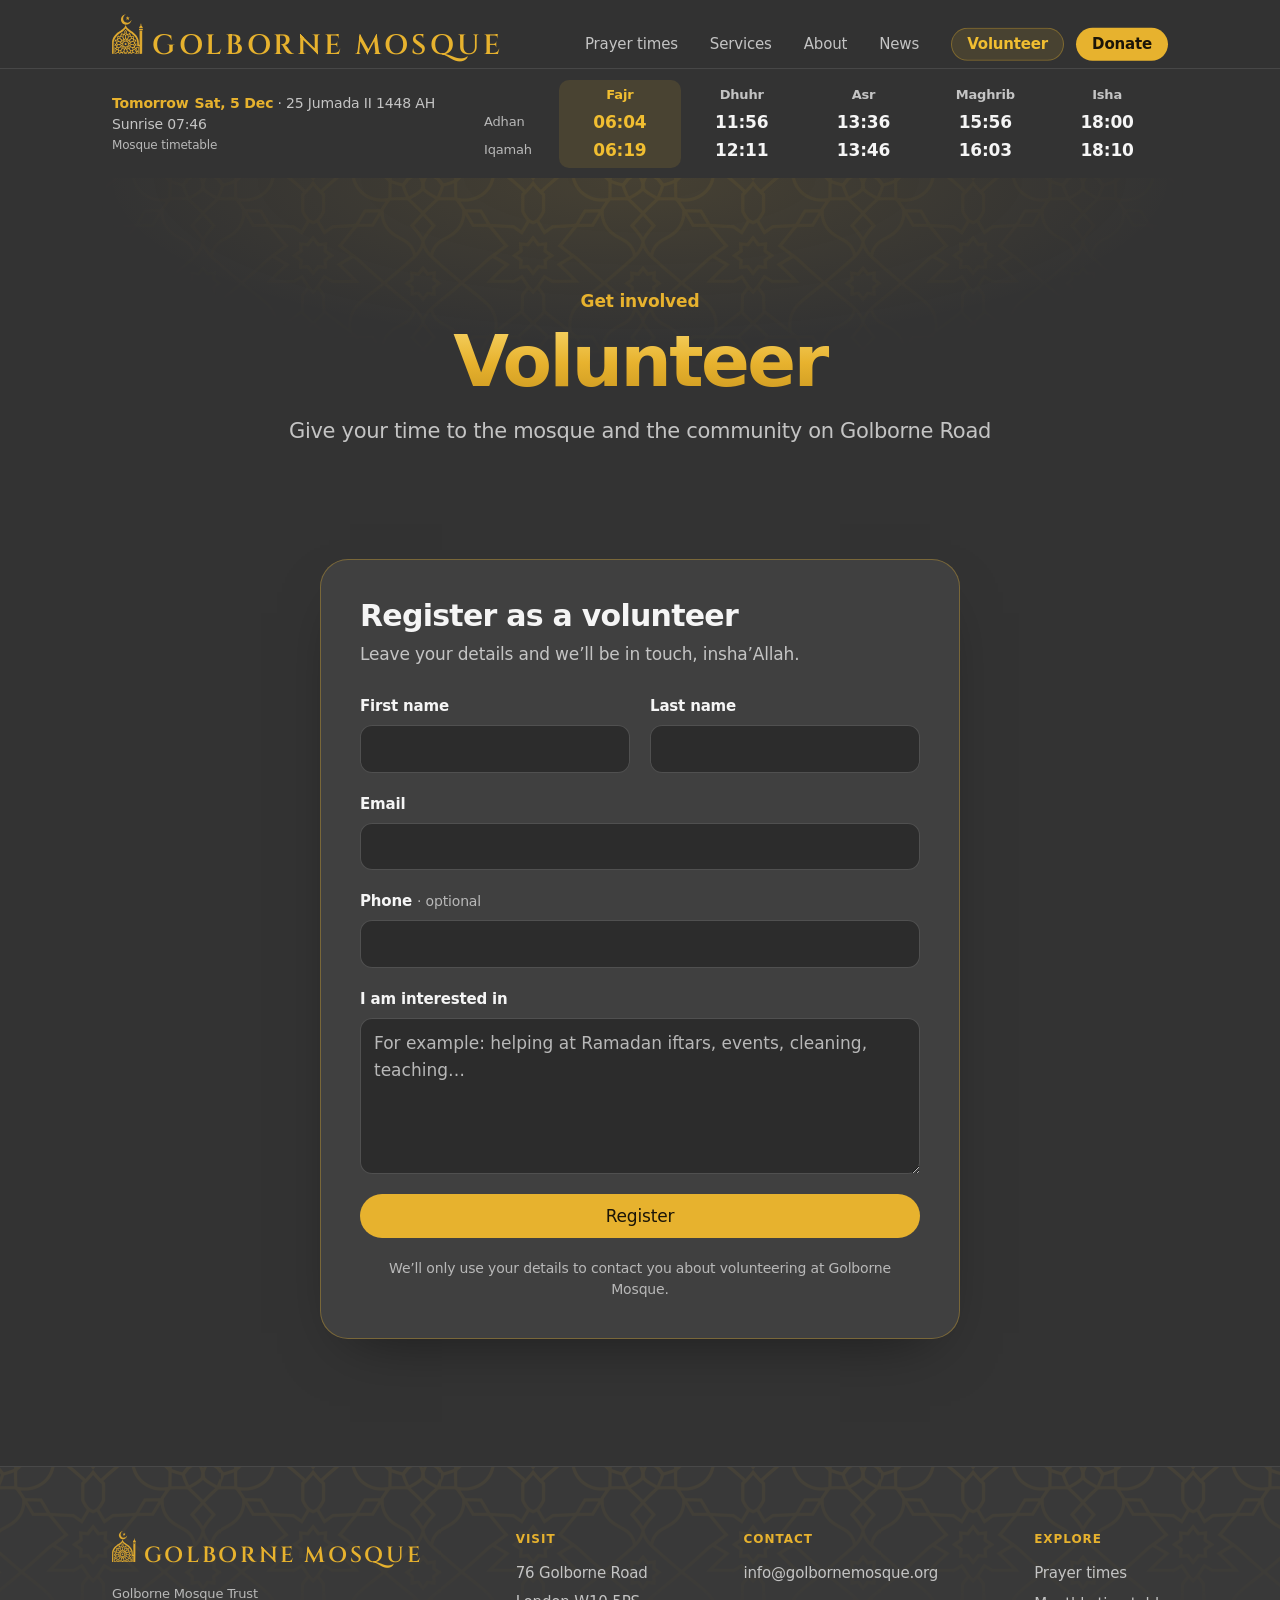
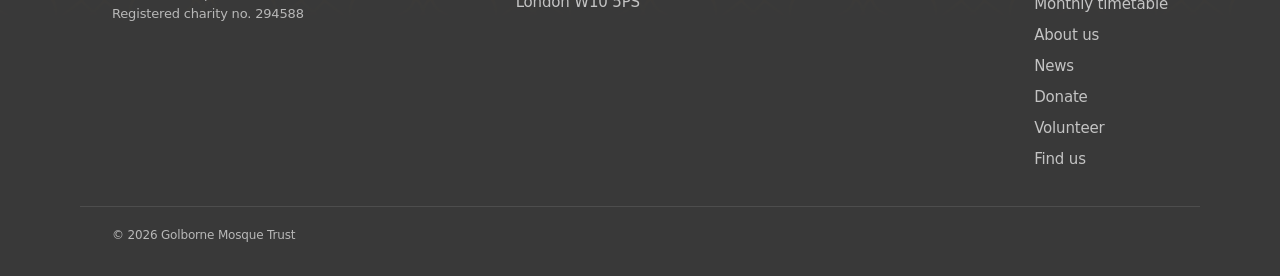
<file: volunteer.html>
<!doctype html>
<html lang="en-GB">
<head>
  <meta charset="utf-8">
  <meta name="viewport" content="width=device-width, initial-scale=1, viewport-fit=cover">
  <title>Volunteer · Golborne Mosque, Golborne Road, London W10</title>
  <meta name="description" content="Volunteer at Golborne Mosque, 76 Golborne Road, North Kensington: leave your details and the mosque will be in touch.">
  <meta name="theme-color" content="#333333">
  <meta name="color-scheme" content="dark">
  <meta property="og:type" content="website">
  <meta property="og:title" content="Volunteer · Golborne Mosque">
  <meta property="og:description" content="Give your time to the mosque and the community on Golborne Road.">
  <meta property="og:image" content="https://golbornemosque.org/assets/og.jpg">
  <meta property="og:image:width" content="1200">
  <meta property="og:image:height" content="630">
  <meta property="og:image:alt" content="The Golborne Mosque badge: a gold dome, minaret and crescent on grey, with the name in English and Arabic.">
  <meta name="twitter:card" content="summary_large_image">
  <link rel="icon" href="/favicon.ico" sizes="16x16 32x32 48x48 64x64 128x128 256x256">
  <link rel="icon" href="/assets/icons/favicon.svg" type="image/svg+xml">
  <link rel="icon" href="/assets/icons/favicon-32x32.png" type="image/png" sizes="32x32">
  <link rel="icon" href="/assets/icons/favicon-16x16.png" type="image/png" sizes="16x16">
  <link rel="apple-touch-icon" href="/assets/icons/apple-touch-icon.png" sizes="180x180">
  <link rel="manifest" href="/site.webmanifest">
  <link rel="preconnect" href="https://fonts.googleapis.com">
  <link rel="preconnect" href="https://fonts.gstatic.com" crossorigin>
  <link rel="stylesheet" href="https://fonts.googleapis.com/css2?family=Amiri:wght@400;700&family=Cinzel:wght@600;700&display=swap">
  <link rel="stylesheet" href="/css/styles.css">
</head>
<body>
  <svg width="0" height="0" class="sprite" aria-hidden="true" focusable="false">
    <symbol id="i-crescent" viewBox="0 0 64 64">
      <path fill="currentColor" d="M38 6a26 26 0 1 0 20 42.5A21 21 0 0 1 38 6z"/>
    </symbol>
    <symbol id="i-mail" viewBox="0 0 24 24">
      <g fill="none" stroke="currentColor" stroke-width="1.6" stroke-linejoin="round"><rect x="3" y="5" width="18" height="14" rx="1.5"/><path d="m3.5 6 8.5 7 8.5-7"/></g>
    </symbol>
    <symbol id="i-pin" viewBox="0 0 24 24">
      <g fill="none" stroke="currentColor" stroke-width="1.6" stroke-linejoin="round"><path d="M12 21s-7-6.2-7-11.5a7 7 0 0 1 14 0C19 14.8 12 21 12 21z"/><circle cx="12" cy="9.5" r="2.5"/></g>
    </symbol>
  </svg>

  <a class="skip-link" href="#main">Skip to content</a>

  <header class="site-header">
    <div class="wrap site-header__inner">
      <a class="brand" href="/">
        <img class="brand__logo" src="/assets/symbol.svg" width="30" height="38" alt="">
        <span class="brand__text">
          <span class="brand__name">Golborne Mosque</span>
        </span>
      </a>
      <button class="nav-toggle" type="button" aria-expanded="false" aria-controls="site-nav">
        <span class="nav-toggle__bars" aria-hidden="true"></span>
        <span class="nav-toggle__label">Menu</span>
      </button>
      <nav id="site-nav" class="site-nav" aria-label="Main">
        <ul>
          <li><a href="/#prayer-times">Prayer times</a></li>
          <li><a href="/#services">Services</a></li>
          <li><a href="/about">About</a></li>
          <li><a href="/news">News</a></li>
          <li><a class="nav-volunteer" href="/volunteer" aria-current="page">Volunteer</a></li>
          <li><a class="nav-donate" href="/#donate">Donate</a></li>
        </ul>
      </nav>
    </div>
  </header>

  <section class="prayer-bar" id="prayer-bar" aria-label="Prayer times">
    <div class="wrap prayer-bar__inner">
      <div class="prayer-bar__day">
        <p><span class="prayer-bar__title" data-bar-day hidden></span><span data-bar-date>&nbsp;</span></p>
        <p data-bar-sunrise>&nbsp;</p>
        <p class="prayer-bar__credit" data-bar-credit>&nbsp;</p>
      </div>
      <!-- Filled in by js/prayer-bar.js; the placeholder rows keep the page from jumping as it loads. -->
      <table class="prayer-bar__table">
        <thead><tr><td></td><th scope="col">Fajr</th><th scope="col">Dhuhr</th><th scope="col">Asr</th><th scope="col">Maghrib</th><th scope="col">Isha</th></tr></thead>
        <tbody>
          <tr><th scope="row">Adhan</th><td>--:--</td><td>--:--</td><td>--:--</td><td>--:--</td><td>--:--</td></tr>
          <tr><th scope="row">Iqamah</th><td>--:--</td><td>--:--</td><td>--:--</td><td>--:--</td><td>--:--</td></tr>
        </tbody>
      </table>
    </div>
  </section>
  <noscript><style>.prayer-bar { display: none; }</style></noscript>

  <main id="main">
    <section class="page-head">
      <div class="wrap">
        <p class="eyebrow eyebrow--ruled">Get involved</p>
        <h1>Volunteer</h1>
        <p>Give your time to the mosque and the community on Golborne Road</p>
      </div>
    </section>

    <section class="section section--news" aria-labelledby="signup-title">
      <div class="wrap">
        <div class="panel panel--framed signup">
          <h2 id="signup-title" class="signup__title">Register as a volunteer</h2>
          <p class="signup__lede">Leave your details and we’ll be in touch, insha’Allah.</p>

          <!-- Sent by js/volunteer.js to /api/volunteer -->
          <form id="volunteer-form" class="signup-form" novalidate>
            <div class="signup-form__pair">
              <label class="field">
                <span class="field__label">First name</span>
                <input name="firstName" autocomplete="given-name" maxlength="80" required>
              </label>
              <label class="field">
                <span class="field__label">Last name</span>
                <input name="lastName" autocomplete="family-name" maxlength="80" required>
              </label>
            </div>
            <label class="field">
              <span class="field__label">Email</span>
              <input name="email" type="email" autocomplete="email" maxlength="200" required>
            </label>
            <label class="field">
              <span class="field__label">Phone <span class="field__hint">optional</span></span>
              <input name="phone" type="tel" autocomplete="tel" maxlength="30">
            </label>
            <label class="field">
              <span class="field__label">I am interested in</span>
              <textarea name="interests" rows="5" maxlength="2000" placeholder="For example: helping at Ramadan iftars, events, cleaning, teaching…"></textarea>
            </label>
            <!-- Left empty by people; filled in only by spam bots -->
            <div class="signup-form__trap" aria-hidden="true">
              <label>Company <input name="company" tabindex="-1" autocomplete="off"></label>
            </div>
            <p class="field-error" id="volunteer-error" role="alert"></p>
            <button class="btn btn--gold btn--block" type="submit">Register</button>
            <p class="signup__privacy">We’ll only use your details to contact you about volunteering at Golborne Mosque.</p>
          </form>

          <div class="donate-done" id="volunteer-done" tabindex="-1" hidden>
            <p class="donate-done__ar" lang="ar" dir="rtl">جزاكم الله خيرا</p>
            <p class="donate-done__title">Thank you</p>
            <p>Your details have reached the mosque. We’ll be in touch soon, insha’Allah.</p>
          </div>
          <noscript><p class="signup__privacy">The form needs JavaScript switched on. You can also email <a href="mailto:info@golbornemosque.org">info@golbornemosque.org</a>.</p></noscript>
        </div>
      </div>
    </section>
  </main>

  <footer class="site-footer">
    <div class="wrap site-footer__grid">
      <div class="site-footer__brand">
        <a class="brand brand--footer" href="/">
          <img class="brand__logo" src="/assets/symbol.svg" width="30" height="38" alt="">
          <span class="brand__text">
            <span class="brand__name">Golborne Mosque</span>
          </span>
        </a>
        <p class="site-footer__charity">Golborne Mosque Trust<br>Registered charity no. 294588</p>
      </div>
      <div class="site-footer__col">
        <h2 class="site-footer__heading">Visit</h2>
        <address class="site-footer__lines">
          <span>76 Golborne Road</span>
          <span>London W10 5PS</span>
        </address>
      </div>
      <div class="site-footer__col">
        <h2 class="site-footer__heading">Contact</h2>
        <address class="site-footer__lines">
          <a href="mailto:info@golbornemosque.org">info@golbornemosque.org</a>
        </address>
      </div>
      <nav class="site-footer__col" aria-label="Footer">
        <h2 class="site-footer__heading">Explore</h2>
        <ul class="site-footer__links">
          <li><a href="/#prayer-times">Prayer times</a></li>
          <li><a href="/timetable">Monthly timetable</a></li>
          <li><a href="/about">About us</a></li>
          <li><a href="/news">News</a></li>
          <li><a href="/#donate">Donate</a></li>
          <li><a href="/volunteer">Volunteer</a></li>
          <li><a href="/#visit">Find us</a></li>
        </ul>
      </nav>
    </div>
    <p class="wrap site-footer__copy">© <span data-year></span> Golborne Mosque Trust</p>
  </footer>

  <script defer src="/js/config.js"></script>
  <script defer src="/data/timetable.js"></script>
  <script defer src="/data/mosque-times.js"></script>
  <script defer src="/js/praytimes.js"></script>
  <script defer src="/js/site.js"></script>
  <script defer src="/js/prayer-bar.js"></script>
  <script defer src="/js/volunteer.js"></script>
</body>
</html>
</file>
<file: css/styles.css>
/* ==========================================================================
   Golborne Mosque
   The grey and gold of the mosque's logo and frontage, set in an Apple-style
   system: the platform's own typeface with size-specific tracking, a
   translucent header, rounded surfaces with hairlines instead of heavy rules,
   and motion only where it has a job (see "motion" near the end).
   ========================================================================== */

/* Until Cinzel arrives, Georgia stands in, scaled to Cinzel's width so the
   lettering wraps the same way and nothing jumps when the font swaps. */
@font-face {
  font-family: "Cinzel Fallback";
  src: local("Georgia Bold"), local("Georgia-Bold");
  font-weight: 600;
  size-adjust: 95.3%;
}
@font-face {
  font-family: "Cinzel Fallback";
  src: local("Georgia Bold"), local("Georgia-Bold");
  font-weight: 700;
  size-adjust: 96.9%;
}

:root {
  color-scheme: dark;

  /* Neutral greys, a few steps darker than the logo's grey disc (#606060) */
  --bg: #333333;
  --bg-alt: #393939;
  --bg-deep: #2c2c2c;
  --surface: #404040;
  --surface-2: #474747;
  --hairline: rgba(255, 255, 255, 0.1);
  --hairline-strong: rgba(255, 255, 255, 0.17);

  /* The logo's golds: its English lettering, its Arabic lettering, and a gradient between them */
  --gold: #e7b22e;
  --gold-bright: #f1be31;
  --gold-wash: rgba(231, 178, 46, 0.12);
  --gold-line: rgba(231, 178, 46, 0.34);
  --gold-gradient: linear-gradient(180deg, #f7d466 0%, #e7b22e 50%, #c9961f 100%);

  --ink: #f5f5f5;
  /* Secondary text, kept at 4.5:1 or better on every grey above */
  --ink-2: #c4c4c4;
  --ink-3: #b8b8b8;
  --ink-on-gold: #1b1508;

  /* The platform's own typeface: San Francisco on Apple devices */
  --font-sans: system-ui, -apple-system, BlinkMacSystemFont, "SF Pro Text", "Segoe UI", Roboto, "Helvetica Neue", Arial, sans-serif;
  --font-brand: "Cinzel", "Cinzel Fallback", "Trajan Pro", Georgia, serif;
  --font-ar: "Amiri", "Geeza Pro", "Traditional Arabic", serif;

  /* Motion curves */
  --ease-out: cubic-bezier(0.23, 1, 0.32, 1);
  --ease-in-out: cubic-bezier(0.77, 0, 0.175, 1);

  --wrap: 1120px;
  --gutter: 20px;
  --radius-sm: 12px;
  --radius: 18px;
  --radius-lg: 28px;
  --lift: 0 24px 60px -30px rgba(0, 0, 0, 0.55);

  /* Zellige: a Moroccan lattice of eight-pointed stars and rosettes, as fine gold lines.
     One repeat is 220 x 243.5px; the tile is drawn at twice that for sharp screens. */
  --pattern: url("../assets/zellige.webp");
  --pattern-size: 220px auto;
}

@media (min-width: 640px) {
  :root { --gutter: 32px; }
}

/* ---------- base ---------- */

*,
*::before,
*::after { box-sizing: border-box; }

html {
  scroll-behavior: smooth;
  scroll-padding-top: 88px;
  -webkit-text-size-adjust: 100%;
  -webkit-tap-highlight-color: transparent;
}
html.nav-open { overflow: hidden; }

body {
  margin: 0;
  background: var(--bg);
  color: var(--ink);
  font: 400 1.0625rem/1.47 var(--font-sans);
  letter-spacing: -0.01em;
  overflow-x: hidden;
  -webkit-font-smoothing: antialiased;
  -moz-osx-font-smoothing: grayscale;
}

img, svg, iframe { display: block; max-width: 100%; }

h1, h2, h3 {
  margin: 0;
  font-family: var(--font-sans);
  color: var(--ink);
  text-wrap: balance;
}

p { margin: 0 0 1em; }
p:last-child { margin-bottom: 0; }

a { color: var(--gold-bright); text-decoration: none; }
/* Links inside running text need more than colour to stand out */
p a:not([class]) {
  text-decoration: underline;
  text-decoration-color: rgba(235, 203, 139, 0.5);
  text-decoration-thickness: 1px;
  text-underline-offset: 3px;
}

[lang="ar"] { font-family: var(--font-ar); letter-spacing: 0; }

[hidden] { display: none !important; }

:focus-visible {
  outline: 2px solid var(--gold-bright);
  outline-offset: 3px;
}

/* Controls: no tap delay, no long-press text selection */
a, button, summary, [role="button"] { touch-action: manipulation; }
button, .btn, .icon-btn, .amount, .copy, .nav-toggle, .site-nav a, summary {
  -webkit-user-select: none;
  user-select: none;
  -webkit-touch-callout: none;
}

.wrap {
  width: 100%;
  max-width: var(--wrap);
  margin-inline: auto;
  padding-inline: max(var(--gutter), env(safe-area-inset-left, 0px)) max(var(--gutter), env(safe-area-inset-right, 0px));
}

.visually-hidden {
  position: absolute !important;
  width: 1px; height: 1px;
  overflow: hidden;
  clip: rect(0 0 0 0);
  white-space: nowrap;
}

.sprite { position: absolute; }
.print-only { display: none; }

.skip-link {
  position: absolute;
  left: 16px;
  top: -60px;
  z-index: 100;
  padding: 10px 18px;
  border-radius: 980px;
  background: var(--gold);
  color: var(--ink-on-gold);
  font-weight: 600;
}
.skip-link:focus { top: calc(12px + env(safe-area-inset-top, 0px)); }

/* ---------- shared pieces ---------- */

.eyebrow {
  margin: 0 0 12px;
  font-size: 1.0625rem;
  font-weight: 600;
  line-height: 1.3;
  color: var(--gold);
}

.btn {
  display: inline-flex;
  align-items: center;
  justify-content: center;
  gap: 6px;
  min-height: 44px;
  padding: 11px 22px;
  border: 0;
  border-radius: 980px;
  font: 500 1.0625rem/1.2 var(--font-sans);
  letter-spacing: -0.01em;
  cursor: pointer;
  transition: transform 160ms var(--ease-out), background-color 200ms ease, color 200ms ease;
}
.btn:active { transform: scale(0.97); }
.btn--gold { background: var(--gold); color: var(--ink-on-gold); }
.btn--line { background: rgba(255, 255, 255, 0.08); color: var(--ink); }
.btn--block { display: flex; width: 100%; }

.text-link { color: var(--gold-bright); font-weight: 500; }

.link-btn {
  padding: 0;
  border: 0;
  background: none;
  color: var(--gold-bright);
  font: 500 1rem var(--font-sans);
  letter-spacing: -0.01em;
  cursor: pointer;
}

.icon-btn {
  display: grid;
  place-items: center;
  width: 44px;
  height: 44px;
  flex: none;
  border: 0;
  border-radius: 50%;
  background: rgba(255, 255, 255, 0.08);
  color: var(--ink);
  cursor: pointer;
  transition: transform 160ms var(--ease-out), background-color 200ms ease;
}
.icon-btn:active { transform: scale(0.95); }
.icon-btn svg {
  width: 18px; height: 18px;
  fill: none; stroke: currentColor; stroke-width: 2;
  stroke-linecap: round; stroke-linejoin: round;
}

/* Surfaces: rounded, lifted by a hairline rather than a border */
.panel {
  position: relative;
  padding: 28px 24px;
  background: var(--surface);
  border-radius: var(--radius-lg);
  box-shadow: inset 0 0 0 1px var(--hairline), var(--lift);
}
/* The frontage's gold outline, kept as a single fine line */
.panel--framed { box-shadow: inset 0 0 0 1px var(--gold-line), var(--lift); }
@media (min-width: 640px) {
  .panel { padding: 40px; }
}

.fine-print {
  margin-top: 18px;
  font-size: 0.875rem;
  line-height: 1.5;
  color: var(--ink-2);
}

/* ---------- header: translucent, content scrolls beneath ---------- */

.site-header {
  position: sticky;
  top: 0;
  z-index: 50;
  padding-top: env(safe-area-inset-top, 0px);
  background: rgba(51, 51, 51, 0.74);
  -webkit-backdrop-filter: saturate(180%) blur(20px);
  backdrop-filter: saturate(180%) blur(20px);
  box-shadow: 0 1px 0 var(--hairline);
}

.site-header__inner {
  display: flex;
  align-items: center;
  justify-content: space-between;
  gap: 16px;
  /* room above and below the lockup, including the tail of the Q */
  min-height: 68px;
}

/* The mosque symbol and the name form one lockup, sized from --brand-size (the
   name's font size). The mosque stands on the name's baseline and rises to twice
   the height of its capitals (Cinzel's capitals are 0.7em, so 1.4em). */
/* Set on the header (not the lockup) so the menu can line up with the name too */
.site-header { --brand-size: 28px; }
.brand {
  display: inline-flex;
  /* an image's baseline is its bottom edge, so this sets the mosque on the text's baseline */
  align-items: baseline;
  gap: calc(var(--brand-size) * 0.35);
  color: var(--gold);
}
.brand__logo { width: auto; height: calc(var(--brand-size) * 1.4); flex: none; }
.brand--footer { --brand-size: 22px; }
.brand__text {
  display: flex;
  flex-direction: column;
  /* the space below the letters (for the Q's tail) shouldn't push the mosque off-centre */
  margin-bottom: -0.21em;
  font-size: var(--brand-size);
  line-height: 1;
}
/* On a phone the lockup shrinks a little if needed, so it never runs into the menu button */
@media (max-width: 899px) {
  .site-header { --brand-size: min(28px, calc((100vw - 112px) / 14)); }
  .brand--footer { --brand-size: min(22px, calc((100vw - 48px) / 14)); }
}
.brand__name {
  /* The tracking after the last letter would leave a gap; take it back so the
     line's box ends where the lettering does */
  margin-right: -0.12em;
  font: 600 1em/1 var(--font-brand);
  letter-spacing: 0.12em;
  text-transform: uppercase;
  white-space: nowrap;
}

.nav-toggle {
  display: grid;
  place-items: center;
  width: 44px;
  height: 44px;
  margin-right: -10px;
  padding: 0;
  border: 0;
  border-radius: 50%;
  background: transparent;
  color: var(--ink);
  cursor: pointer;
  transition: transform 160ms var(--ease-out), background-color 200ms ease;
}
.nav-toggle:active { transform: scale(0.95); }
.nav-toggle__label {
  position: absolute;
  width: 1px; height: 1px;
  overflow: hidden;
  clip: rect(0 0 0 0);
  white-space: nowrap;
}
.nav-toggle__bars,
.nav-toggle__bars::before,
.nav-toggle__bars::after {
  display: block;
  width: 18px;
  height: 1.5px;
  border-radius: 1px;
  background: currentColor;
  transition: transform 240ms var(--ease-out), background-color 240ms var(--ease-out);
}
.nav-toggle__bars { position: relative; }
.nav-toggle__bars::before,
.nav-toggle__bars::after { content: ""; position: absolute; left: 0; }
.nav-toggle__bars::before { top: -5px; }
.nav-toggle__bars::after { top: 5px; }
.nav-toggle[aria-expanded="true"] .nav-toggle__bars { background: transparent; }
.nav-toggle[aria-expanded="true"] .nav-toggle__bars::before { transform: translateY(5px) rotate(45deg); }
.nav-toggle[aria-expanded="true"] .nav-toggle__bars::after { transform: translateY(-5px) rotate(-45deg); }

.site-nav ul { margin: 0; padding: 0; list-style: none; }
.site-nav a {
  display: block;
  color: var(--ink-2);
  font-size: 0.9375rem;
  line-height: 1;
  transition: color 200ms ease;
}
.site-nav a[aria-current="page"] { color: var(--gold-bright); }

@media (max-width: 899px) {
  /* Full-height menu that fades in, links cascading in after it */
  .site-nav {
    position: absolute;
    top: 100%;
    left: 0;
    right: 0;
    height: 100dvh;
    overflow-y: auto;
    overscroll-behavior: contain;
    /* Solid: a blur nested inside the blurred header doesn't composite reliably */
    background: var(--bg);
    visibility: hidden;
    opacity: 0;
    transition: opacity 240ms var(--ease-out), visibility 0s linear 240ms;
  }
  .site-nav.is-open {
    visibility: visible;
    opacity: 1;
    transition: opacity 240ms var(--ease-out), visibility 0s;
  }
  .site-nav ul { padding: 12px var(--gutter) 48px; }
  .site-nav li {
    border-bottom: 1px solid var(--hairline);
    opacity: 0;
    transform: translateY(-8px);
    transition: opacity 300ms var(--ease-out), transform 300ms var(--ease-out);
  }
  .site-nav.is-open li { opacity: 1; transform: none; }
  .site-nav.is-open li:nth-child(2) { transition-delay: 30ms; }
  .site-nav.is-open li:nth-child(3) { transition-delay: 60ms; }
  .site-nav.is-open li:nth-child(4) { transition-delay: 90ms; }
  .site-nav.is-open li:nth-child(5) { transition-delay: 120ms; }
  .site-nav.is-open li:nth-child(6) { transition-delay: 150ms; }
  .site-nav a {
    padding: 16px 0;
    color: var(--ink);
    font-size: 1.75rem;
    font-weight: 600;
    line-height: 1.15;
    letter-spacing: -0.025em;
  }
  .site-nav a[aria-current="page"] { color: var(--gold-bright); }
  /* Donate closes the menu as a gold button */
  .site-nav li:has(.nav-donate) { border-bottom: 0; padding-top: 24px; }
  .site-nav a.nav-donate {
    display: inline-flex;
    padding: 14px 32px;
    border-radius: 980px;
    background: var(--gold);
    color: var(--ink-on-gold);
    font-size: 1.25rem;
  }
}

@media (min-width: 900px) {
  .nav-toggle { display: none; }
  .site-nav ul { display: flex; align-items: center; gap: 32px; }
  .site-nav a { padding: 10px 0; white-space: nowrap; }
  /* Volunteer and Donate stand out as buttons: Donate in gold, Volunteer outlined */
  .site-nav a.nav-volunteer,
  .site-nav a.nav-donate {
    padding: 9px 16px;
    border-radius: 980px;
    font-weight: 600;
    transition: color 200ms ease, background-color 200ms ease, box-shadow 200ms ease;
  }
  .site-nav a.nav-volunteer { color: var(--gold-bright); box-shadow: inset 0 0 0 1px var(--gold-line); }
  .site-nav a.nav-volunteer[aria-current="page"] { background: var(--gold-wash); }
  .site-nav a.nav-donate { background: var(--gold); color: var(--ink-on-gold); }
  .site-nav li:has(.nav-volunteer) { margin-right: -20px; }
  /* The name's capitals sit 0.35em below the header's middle (it stands on the
     mosque's base), so the menu moves down to the same line */
  .site-nav { translate: 0 calc(var(--brand-size) * 0.35); }
}
/* Small laptops: a slightly smaller name and tighter menu keep both on one row */
@media (min-width: 900px) and (max-width: 1099px) {
  .site-header { --brand-size: 24px; }
  .site-nav ul { gap: 22px; }
}

/* ---------- prayer times strip (under the menu, scrolls with the page) ---------- */

.prayer-bar {
  padding: 14px 0 10px;
  background: var(--bg);
  box-shadow: 0 1px 0 var(--hairline);
}
.prayer-bar__inner { display: grid; gap: 8px; }

.prayer-bar__day {
  display: flex;
  flex-wrap: wrap;
  align-items: baseline;
  justify-content: space-between;
  gap: 2px 12px;
  font-size: 0.8125rem;
  line-height: 1.4;
  color: var(--ink-2);
}
.prayer-bar__day p { margin: 0; }
.prayer-bar__title { margin-right: 6px; font-weight: 600; color: var(--gold); }
.prayer-bar__date { font-weight: 600; color: var(--gold); }
.prayer-bar__credit { font-size: 0.75rem; color: var(--ink-3); }
.prayer-bar__credit a { color: var(--gold-bright); }
@media (max-width: 899px) {
  .prayer-bar__credit { flex-basis: 100%; order: 3; }
}

.prayer-bar__table {
  width: 100%;
  border-collapse: separate;
  border-spacing: 0;
  table-layout: fixed;
  font-variant-numeric: tabular-nums;
}
.prayer-bar__table th,
.prayer-bar__table td {
  padding: 3px 1px;
  text-align: center;
  white-space: nowrap;
}
.prayer-bar__table thead td { width: 52px; }
.prayer-bar__table thead th {
  padding-top: 7px;
  padding-bottom: 5px;
  font-size: 0.75rem;
  font-weight: 600;
  line-height: 1.2;
  color: var(--ink-2);
}
.prayer-bar__table tbody th {
  font-size: 0.75rem;
  font-weight: 500;
  line-height: 1.2;
  color: var(--ink-3);
  text-align: left;
}
.prayer-bar__table td {
  font-size: 1rem;
  font-weight: 600;
  line-height: 1.3;
  color: var(--ink);
}
.prayer-bar__table tbody tr:last-child td,
.prayer-bar__table tbody tr:last-child th { padding-bottom: 7px; }
/* The next prayer reads as one rounded column */
.prayer-bar__table .is-next { background: var(--gold-wash); color: var(--gold-bright); }
.prayer-bar__table thead th.is-next { border-radius: 10px 10px 0 0; }
.prayer-bar__table tbody tr:last-child td.is-next { border-radius: 0 0 10px 10px; }

@media (min-width: 900px) {
  .prayer-bar { padding: 12px 0 10px; }
  .prayer-bar__inner { grid-template-columns: auto minmax(0, 1fr); align-items: center; gap: 48px; }
  .prayer-bar__day { flex-direction: column; align-items: flex-start; gap: 2px; font-size: 0.875rem; }
  .prayer-bar__table { max-width: 760px; margin-left: auto; }
  .prayer-bar__table thead td { width: 76px; }
  .prayer-bar__table thead th { font-size: 0.8125rem; }
  .prayer-bar__table tbody th { font-size: 0.8125rem; }
  .prayer-bar__table td { padding: 3px 8px; font-size: 1.0625rem; }
}

/* ---------- hero ---------- */

.hero {
  position: relative;
  padding: 56px 0 72px;
  background:
    radial-gradient(ellipse 60% 55% at 74% 40%, rgba(231, 178, 46, 0.13), transparent 70%),
    var(--bg);
  overflow: hidden;
}
.hero::before {
  content: "";
  position: absolute;
  inset: 0;
  background-image: var(--pattern);
  background-size: var(--pattern-size);
  opacity: 0.07;
  -webkit-mask-image: radial-gradient(ellipse 55% 70% at 75% 45%, #000, transparent 75%);
  mask-image: radial-gradient(ellipse 55% 70% at 75% 45%, #000, transparent 75%);
  pointer-events: none;
}

.hero__grid {
  position: relative;
  display: grid;
  gap: 48px;
  align-items: center;
}
@media (min-width: 900px) {
  .hero { padding: 72px 0 112px; }
  /* On wide screens the tiles sit behind the arch rather than the text, so they can show a little more */
  .hero::before { opacity: 0.1; }
  .hero__grid { grid-template-columns: minmax(0, 1.15fr) minmax(0, 0.85fr); gap: 72px; }
}

.sign { container-type: inline-size; }
/* The welcome: "Welcome to" above the name in the logo's gold lettering, then its Arabic */
.sign__title { margin: 0; font-weight: 700; }
.sign__title > span { display: block; }
.sign__welcome {
  margin-bottom: 10px;
  font: 600 clamp(1rem, 3.6cqi, 1.375rem)/1.2 var(--font-brand);
  letter-spacing: 0.16em;
  text-transform: uppercase;
  color: var(--ink);
}
.sign__name {
  padding-bottom: 0.06em;
  font: 700 clamp(2.5rem, 12.5cqi, 4.25rem)/1.04 var(--font-brand);
  letter-spacing: 0.02em;
  text-transform: uppercase;
  background: var(--gold-gradient);
  -webkit-background-clip: text;
  background-clip: text;
  color: transparent;
  text-wrap: balance;
}
.sign__ar {
  margin-top: 6px;
  font: 400 clamp(1.75rem, 7cqi, 2.5rem)/1.3 var(--font-ar);
  color: var(--gold);
  /* lined up under the English, not pushed to the right as Arabic text would be */
  text-align: left;
}
.sign__title + .sign__lede { margin-top: 28px; }

.sign__lede {
  max-width: 30em;
  margin: 24px 0 32px;
  font-size: clamp(1.1875rem, 2.2vw, 1.375rem);
  line-height: 1.4;
  letter-spacing: -0.015em;
  color: var(--ink-2);
}

.sign__actions { display: flex; flex-wrap: wrap; align-items: center; gap: 12px; }
/* Three buttons in one row on a phone */
@media (max-width: 420px) {
  .sign__actions { gap: 8px; }
  .sign__actions .btn { padding-inline: 16px; }
}

/* The arch: next prayer */
.arch {
  position: relative;
  width: 100%;
  max-width: 340px;
  margin-inline: auto;
  aspect-ratio: 320 / 420;
  filter: drop-shadow(0 30px 50px rgba(0, 0, 0, 0.5));
}
/* room for the finial that rises above the arch when it sits under the hero text */
@media (max-width: 899px) { .arch { margin-top: 44px; } }
.arch__frame { position: absolute; inset: 0; width: 100%; height: 100%; overflow: visible; }
.arch__fill { fill: var(--surface); }
.arch__line { fill: none; stroke: var(--gold); stroke-width: 1.25; vector-effect: non-scaling-stroke; }
.arch__band { opacity: 0.6; }
/* the inner edge of the lattice band */
.arch__line--inner { stroke: var(--gold-line); stroke-width: 1; }
.arch__weave { fill: url(#arch-weave); opacity: 0.06; }
/* voussoirs: plain ones are the card's grey over the lattice band, each with a star */
.arch__voussoir { fill: var(--surface); }
.arch__voussoir--key { fill: rgba(231, 178, 46, 0.2); }
.arch__vstars { fill: rgba(231, 178, 46, 0.62); }
.arch__voussoir--key { stroke: var(--gold); stroke-width: 1; vector-effect: non-scaling-stroke; }
.arch__kstar { fill: var(--gold); }
.arch__dividers, .arch__lobes, .arch__columns { fill: none; stroke: var(--gold-line); stroke-width: 1; vector-effect: non-scaling-stroke; }
.arch__lobes { stroke: rgba(231, 178, 46, 0.45); }
.arch__impost, .arch__bases { fill: var(--surface); stroke: var(--gold-line); stroke-width: 1; vector-effect: non-scaling-stroke; }
.arch__finial path, .arch__finial circle { fill: var(--gold); }

.arch__content {
  position: absolute;
  inset: 22% 14% 9%;
  display: flex;
  flex-direction: column;
  align-items: center;
  justify-content: center;
  text-align: center;
}
.arch__content p { margin: 0; }
.arch__label { font-size: 0.875rem; font-weight: 500; color: var(--ink-2); }
.arch__name {
  margin-top: 10px !important;
  font-size: 1.75rem;
  font-weight: 600;
  line-height: 1.1;
  letter-spacing: -0.02em;
  color: var(--ink);
}
.arch__name-ar { display: block; margin-top: 6px; font-size: 1.3rem; color: var(--gold); }
.arch__time {
  margin-top: 10px !important;
  font-size: clamp(3.25rem, 14vw, 4.25rem);
  font-weight: 600;
  line-height: 1;
  letter-spacing: -0.035em;
  font-variant-numeric: tabular-nums;
  color: var(--ink);
}
.arch__countdown {
  margin-top: 10px !important;
  min-height: 1.4em;
  font-size: 0.9375rem;
  font-weight: 600;
  color: var(--gold-bright);
}
.arch__iqamah { margin-top: 2px !important; font-size: 0.9375rem; color: var(--ink-2); }
.arch__date {
  margin-top: 16px !important;
  padding-top: 14px;
  border-top: 1px solid var(--hairline);
  font-size: 0.8125rem;
  line-height: 1.5;
  color: var(--ink-3);
}
.arch__hijri { display: block; }

/* ---------- notices ---------- */

.notices { display: grid; gap: 12px; padding-top: 32px; }
.notice {
  display: flex;
  gap: 14px;
  align-items: flex-start;
  padding: 18px 20px;
  background: var(--gold-wash);
  border-radius: var(--radius);
  box-shadow: inset 0 0 0 1px var(--gold-line);
}
.notice svg { width: 20px; height: 20px; flex: none; margin-top: 2px; color: var(--gold); }
.notice h3 { margin-bottom: 4px; font-size: 1.0625rem; font-weight: 600; }
.notice p { color: var(--ink-2); }

/* ---------- sections ---------- */

.section { padding: 88px 0; }
.section--alt { background: var(--bg-alt); }
@media (min-width: 900px) {
  .section { padding: 128px 0; }
}

.section__head { margin-bottom: 48px; text-align: center; }
.section__head h2 {
  font-size: clamp(2.25rem, 6vw, 3.5rem);
  font-weight: 700;
  line-height: 1.06;
  letter-spacing: -0.03em;
}
.section__head--left { margin-bottom: 28px; text-align: left; }
.section__lede {
  max-width: 34em;
  margin: 16px auto 0;
  font-size: clamp(1.125rem, 2vw, 1.3125rem);
  line-height: 1.42;
  letter-spacing: -0.015em;
  color: var(--ink-2);
}
@media (min-width: 900px) {
  .section__head { margin-bottom: 64px; }
}

/* ---------- prayer times ---------- */

.times-grid { display: grid; gap: 20px; }
@media (min-width: 900px) {
  /* both panels share a height; the Jumu'ah card centres its content in it */
  .times-grid { grid-template-columns: minmax(0, 1.55fr) minmax(0, 1fr); gap: 24px; align-items: stretch; }
  .jumuah { display: flex; flex-direction: column; justify-content: center; }
  /* the times panel stacks its parts, with the verse centred in whatever height is left */
  .times { display: flex; flex-direction: column; }
  .times .verse { margin-block: auto; padding-block: 36px 8px; }
}

/* A verse on guarding the prayers, under the day's times */
.verse { margin: 28px 0 0; padding-top: 28px; text-align: center; }
.verse blockquote { margin: 0; }
.verse::before {
  content: "";
  display: block;
  width: 48px;
  height: 1px;
  margin: 0 auto 26px;
  background: var(--gold-line);
}
.verse__ar { margin: 0 0 12px !important; font: 400 clamp(1.5rem, 2.6vw, 1.875rem)/1.75 var(--font-ar); color: var(--gold); }
.verse__en { max-width: 30em; margin: 0 auto !important; font-size: 1rem; line-height: 1.5; color: var(--ink-2); text-wrap: balance; }
.verse figcaption { margin-top: 10px; font-size: 0.875rem; font-weight: 500; color: var(--gold); }

.times__bar {
  display: flex;
  align-items: center;
  justify-content: space-between;
  gap: 12px;
  margin-bottom: 6px;
  padding-bottom: 18px;
  border-bottom: 1px solid var(--hairline);
}
.times__date { text-align: center; }
.times__date p { margin: 0; }
#pt-date { font-size: 1.0625rem; font-weight: 600; line-height: 1.3; }
.times__hijri { margin-top: 2px !important; font-size: 0.875rem; color: var(--ink-2); }

.times__table {
  width: 100%;
  border-collapse: separate;
  border-spacing: 0;
  font-variant-numeric: tabular-nums;
}
.times__table th {
  padding: 12px 12px 8px;
  font-size: 0.8125rem;
  font-weight: 500;
  line-height: 1;
  color: var(--ink-3);
  text-align: right;
}
.times__table th:first-child { text-align: left; }
.times__table td {
  padding: 14px 12px;
  border-top: 1px solid var(--hairline);
  text-align: right;
  font-size: 1.25rem;
  font-weight: 600;
  line-height: 1.2;
  letter-spacing: -0.02em;
  white-space: nowrap;
}
.times__table td:first-child { text-align: left; white-space: normal; }

.prayer { display: flex; align-items: baseline; flex-wrap: wrap; gap: 10px; }
.prayer__en { font-size: 1.0625rem; font-weight: 600; line-height: 1.2; letter-spacing: -0.01em; color: var(--ink); }
.prayer__ar { font-size: 1.15rem; line-height: 1; color: var(--gold); }
.prayer__tag {
  display: inline-block;
  padding: 3px 9px;
  border-radius: 99px;
  background: var(--gold);
  color: var(--ink-on-gold);
  font-size: 0.6875rem;
  font-weight: 600;
  line-height: 1.3;
  letter-spacing: 0.01em;
}

.times__table tr.is-info td { color: var(--ink-3); font-size: 1.0625rem; font-weight: 500; }
.times__table tr.is-info .prayer__en,
.times__table tr.is-info .prayer__ar { color: var(--ink-3); font-weight: 500; }

.times__table tr.is-next td { border-top-color: transparent; background: var(--gold-wash); color: var(--gold-bright); }
.times__table tr.is-next + tr td { border-top-color: transparent; }
.times__table tr.is-next td:first-child { border-radius: 12px 0 0 12px; }
.times__table tr.is-next td:last-child { border-radius: 0 12px 12px 0; }
.times__table tr.is-next .prayer__en { color: var(--gold-bright); }

.times__foot {
  display: flex;
  flex-wrap: wrap;
  justify-content: space-between;
  align-items: center;
  gap: 12px 24px;
  margin-top: 16px;
  padding-top: 16px;
  border-top: 1px solid var(--hairline);
}
.times__foot .text-link { margin-left: auto; }

/* Jumu'ah, drawn as a prayer mat */
.jumuah {
  overflow: hidden;
  /* % padding follows the card's width, as the drawing does: the content starts
     below the lantern and stops above the foot panel */
  padding: calc(49% + 6px) 40px calc(14% + 34px);
  text-align: center;
}
@media (min-width: 640px) { .jumuah { padding-left: 62px; padding-right: 62px; } }
.jumuah > :not(.mat) { position: relative; }
.mat {
  position: absolute;
  inset: 12px;
  border-radius: calc(var(--radius-lg) - 12px);
  box-shadow: inset 0 0 0 1px var(--gold-line);
  pointer-events: none;
}
/* the border: a running band of eight-pointed stars and beads, whole tiles on every side */
.mat::before {
  content: "";
  position: absolute;
  inset: 0;
  padding: 18px;
  border-radius: inherit;
  background: url("data:image/svg+xml,%3Csvg xmlns='http://www.w3.org/2000/svg' width='18' height='18' viewBox='0 0 18 18'%3E%3Cpath d='M9 2.8L10.82 4.62L13.38 4.62L13.38 7.18L15.2 9L13.38 10.82L13.38 13.38L10.82 13.38L9 15.2L7.18 13.38L4.62 13.38L4.62 10.82L2.8 9L4.62 7.18L4.62 4.62L7.18 4.62Z' fill='none' stroke='%23e7b22e' stroke-width='.8'/%3E%3Cpath d='M9 6.4L9.76 7.16L10.84 7.16L10.84 8.24L11.6 9L10.84 9.76L10.84 10.84L9.76 10.84L9 11.6L8.24 10.84L7.16 10.84L7.16 9.76L6.4 9L7.16 8.24L7.16 7.16L8.24 7.16Z' fill='%23e7b22e'/%3E%3Cg fill='%23e7b22e'%3E%3Ccircle cx='0' cy='0' r='1.25'/%3E%3Ccircle cx='18' cy='0' r='1.25'/%3E%3Ccircle cx='0' cy='18' r='1.25'/%3E%3Ccircle cx='18' cy='18' r='1.25'/%3E%3C/g%3E%3C/svg%3E") 0 0 / 18px 18px round;
  opacity: 0.62;
  -webkit-mask: linear-gradient(#000 0 0) content-box, linear-gradient(#000 0 0);
  -webkit-mask-composite: xor;
  mask: linear-gradient(#000 0 0) content-box exclude, linear-gradient(#000 0 0);
}
/* fringe at the mat's two ends */
.mat__fringe {
  position: absolute;
  left: 22px;
  right: 22px;
  height: 9px;
  background: repeating-linear-gradient(90deg, var(--gold-line) 0 1px, transparent 1px 4px);
}
.mat__fringe--top { bottom: 100%; -webkit-mask: linear-gradient(to top, #000, transparent); mask: linear-gradient(to top, #000, transparent); }
.mat__fringe--bottom { top: 100%; -webkit-mask: linear-gradient(#000, transparent); mask: linear-gradient(#000, transparent); }
.mat__field {
  position: absolute;
  inset: 18px;
  overflow: hidden;
  border-radius: 3px;
  box-shadow: inset 0 0 0 1px var(--gold-line), inset 0 0 0 4px var(--surface), inset 0 0 0 5px rgba(231, 178, 46, 0.16);
}
.mat__niche { display: block; width: 100%; height: auto; }
.mat__foot { position: absolute; left: 0; right: 0; bottom: 0; display: block; width: 100%; height: auto; }
.mat__weave { fill: url(#mat-weave); opacity: 0.07; }
.mat__spandrel { fill: url(#mat-lattice); opacity: 0.55; }
.mat__rosette { fill: rgba(231, 178, 46, 0.5); stroke: var(--surface); stroke-width: 0.6; vector-effect: non-scaling-stroke; }
.mat__rosette-eye { fill: var(--surface); }
.mat__arch, .mat__lobes, .mat__columns { fill: none; stroke: var(--gold-line); stroke-width: 1; vector-effect: non-scaling-stroke; }
.mat__arch { stroke: rgba(231, 178, 46, 0.5); }
.mat__lobes { stroke: rgba(231, 178, 46, 0.42); }
.mat__foot-ground { fill: var(--surface); }
.mat__foot-line { fill: none; stroke: var(--gold-line); stroke-width: 1; vector-effect: non-scaling-stroke; }
.mat__bases path { fill: var(--surface); stroke: var(--gold-line); stroke-width: 1; vector-effect: non-scaling-stroke; }
.mat__motifs { fill: rgba(231, 178, 46, 0.45); }
/* columns need the room: on narrow phones the arch springs from the frame instead */
@media (max-width: 639px) { .mat__columns, .mat__bases { display: none; } }
/* the lantern */
.mat__lamp path, .mat__lamp rect, .mat__lamp ellipse, .mat__lamp circle {
  fill: rgba(231, 178, 46, 0.14);
  stroke: var(--gold);
  stroke-width: 1;
  stroke-linejoin: round;
  vector-effect: non-scaling-stroke;
}
.mat__lamp .thin { fill: none; stroke-width: 0.7; opacity: 0.8; }
.mat__lamp .fill { fill: var(--gold); stroke: none; }
.mat__lamp .glass { fill: url(#mat-glass); stroke: var(--gold); }
.mat__chain ellipse, .mat__chain circle { fill: none; }
.mat__lamp .link-edge { stroke-width: 1.4; }
.mat__lamp .susp { fill: none; stroke-width: 0.6; opacity: 0.7; }
/* a star pierced through the brass of the centre window */
.mat__lamp .pierce { fill: rgba(64, 64, 64, 0.85); stroke: none; }
.jumuah__ar { margin: 0 0 4px; font-size: 2rem; line-height: 1.4; color: var(--gold); }
.jumuah h3 { font-size: 2rem; font-weight: 700; line-height: 1.1; letter-spacing: -0.025em; }
.jumuah__sub { margin: 8px 0 24px; color: var(--ink-2); }
.jumuah__list { margin: 0 0 20px; text-align: left; }
.jumuah__list > div {
  display: flex;
  justify-content: space-between;
  align-items: baseline;
  gap: 16px;
  padding: 13px 0;
  border-top: 1px solid var(--hairline);
}
.jumuah__list > div:last-child { border-bottom: 1px solid var(--hairline); }
.jumuah__list dt { font-size: 0.9375rem; color: var(--ink-2); }
.jumuah__list dd { margin: 0; text-align: right; font-weight: 600; font-variant-numeric: tabular-nums; }
.jumuah__note { font-size: 0.9375rem; color: var(--ink-2); }
.jumuah__list dd a { white-space: nowrap; }
.jumuah__translate { margin: 0 0 14px; font-size: 0.9375rem; line-height: 1.5; color: var(--ink-2); }
.jumuah__translate strong { color: var(--ink); font-weight: 600; }

/* ---------- services ---------- */

.cards { display: grid; gap: 16px; margin: 0; padding: 0; list-style: none; }
@media (min-width: 640px) { .cards { grid-template-columns: repeat(2, minmax(0, 1fr)); } }
@media (min-width: 1000px) { .cards { grid-template-columns: repeat(3, minmax(0, 1fr)); gap: 20px; } }

.card {
  padding: 32px 28px 30px;
  background: var(--surface);
  border-radius: var(--radius-lg);
  box-shadow: inset 0 0 0 1px var(--hairline);
}
.card .card__ar { margin: 0 0 12px; font-size: 2.1rem; line-height: 1.35; color: var(--gold); text-align: right; }
.card h3 { margin-bottom: 8px; font-size: 1.3125rem; font-weight: 600; line-height: 1.2; letter-spacing: -0.02em; }
.card p { font-size: 1rem; line-height: 1.5; color: var(--ink-2); }

/* ---------- Ramadan ---------- */

.band {
  position: relative;
  padding: 96px 0;
  background:
    radial-gradient(ellipse 55% 75% at 80% 50%, rgba(231, 178, 46, 0.16), transparent 70%),
    var(--bg-deep);
  overflow: hidden;
}
.band::before {
  content: "";
  position: absolute;
  inset: 0;
  background-image: var(--pattern);
  background-size: var(--pattern-size);
  opacity: 0.06;
  pointer-events: none;
}
.band__grid { position: relative; display: grid; gap: 40px; align-items: center; }
@media (min-width: 900px) {
  .band { padding: 144px 0; }
  .band__grid { grid-template-columns: minmax(0, 1.2fr) minmax(0, 1fr); gap: 72px; }
}
.band h2 {
  margin-bottom: 18px;
  font-size: clamp(2.25rem, 6vw, 3.5rem);
  font-weight: 700;
  line-height: 1.06;
  letter-spacing: -0.03em;
}
.band__lede {
  max-width: 30em;
  font-size: clamp(1.125rem, 2vw, 1.3125rem);
  line-height: 1.42;
  letter-spacing: -0.015em;
  color: var(--ink-2);
}

.countdown {
  padding: 40px 28px;
  text-align: center;
  background: rgba(64, 64, 64, 0.62);
  -webkit-backdrop-filter: blur(20px) saturate(160%);
  backdrop-filter: blur(20px) saturate(160%);
  border-radius: var(--radius-lg);
  box-shadow: inset 0 0 0 1px var(--gold-line), var(--lift);
}
.countdown p { margin: 0; }
.countdown__icon { width: 44px; height: 44px; margin: 0 auto 16px; color: var(--gold); }
.countdown__label { font-size: 0.9375rem; font-weight: 500; color: var(--ink-2); }
.countdown__value {
  margin-top: 8px !important;
  padding-bottom: 0.05em;
  font-size: clamp(2.5rem, 10vw, 3.5rem);
  font-weight: 700;
  line-height: 1.02;
  letter-spacing: -0.04em;
  background: var(--gold-gradient);
  -webkit-background-clip: text;
  background-clip: text;
  color: transparent;
}
.countdown__detail { margin-top: 14px !important; font-size: 0.9375rem; color: var(--ink-2); }

/* Ramadan on top, the two Eids side by side beneath it */
.seasons { display: grid; gap: 16px; }
.seasons__eids { display: grid; grid-template-columns: repeat(auto-fit, minmax(150px, 1fr)); gap: 16px; }
.countdown--small { padding: 24px 16px; }
.countdown--small .countdown__value { font-size: clamp(1.5rem, 2.6vw, 2rem); white-space: nowrap; }
.countdown--small .countdown__detail { margin-top: 10px !important; font-size: 0.875rem; }
.countdown__ar { margin-bottom: 2px !important; font-size: 1.375rem; line-height: 1.4; color: var(--gold); }
.seasons__note { margin: 4px 0 0 !important; text-align: center; font-size: 0.875rem; color: var(--ink-3); }

/* ---------- donate ---------- */

.donate__intro { max-width: 680px; margin: 0 auto 32px; text-align: center; }
/* A shorter run-in to the donation cards, which are what people came for */
#donate .section__head { margin-bottom: 24px; }

.quote { margin: 0; padding: 8px 0 8px 24px; border-left: 2px solid var(--gold); }
.quote--center { padding: 0; border-left: 0; }
.quote blockquote { margin: 0; }
/* The hadith keeps a serif, set apart from the interface type */
.quote p { font: 400 clamp(1.125rem, 2vw, 1.3125rem)/1.45 var(--font-ar); color: var(--ink); }
.quote figcaption { margin-top: 8px; font-size: 0.875rem; font-weight: 500; color: var(--gold); }
.donate__lede {
  max-width: 38em;
  margin: 16px auto 0;
  font-size: 1rem;
  color: var(--ink-2);
}

.give-grid { display: grid; gap: 20px; }
@media (min-width: 900px) {
  .give-grid { grid-template-columns: repeat(2, minmax(0, 1fr)); gap: 24px; }
}

.give { display: flex; flex-direction: column; }
.give__eyebrow { margin: 0 0 8px; font-size: 0.9375rem; font-weight: 600; color: var(--gold); }
.give h3 {
  margin-bottom: 10px;
  font-size: clamp(1.625rem, 4vw, 2rem);
  font-weight: 700;
  line-height: 1.1;
  letter-spacing: -0.025em;
}
.give__text { color: var(--ink-2); }
.give__note { margin-top: 18px; font-size: 0.875rem; color: var(--ink-2); }

.donate-form { display: grid; gap: 12px; margin-top: 24px; }
/* Type of donation: Mosque Fund, Zakat or Sadaqah */
.donate-type { display: grid; gap: 8px; }
.donate-type__label { font-size: 0.9375rem; color: var(--ink-2); }
.donate-type select {
  -webkit-appearance: none;
  appearance: none;
  width: 100%;
  min-height: 56px;
  padding: 0 48px 0 16px;
  border: 0;
  border-radius: var(--radius-sm);
  /* chevron in --ink-2 */
  background: rgba(255, 255, 255, 0.06) url("data:image/svg+xml,%3Csvg xmlns='http://www.w3.org/2000/svg' viewBox='0 0 16 16'%3E%3Cpath d='M3.5 6l4.5 4.5L12.5 6' fill='none' stroke='%23c4c4c4' stroke-width='1.75' stroke-linecap='round' stroke-linejoin='round'/%3E%3C/svg%3E") no-repeat right 16px center / 16px;
  box-shadow: inset 0 0 0 1px var(--hairline-strong);
  color: var(--ink);
  font: inherit;
  font-size: 1.0625rem;
  font-weight: 600;
  cursor: pointer;
  transition: background-color 200ms ease;
}
/* "Please select…" reads as a placeholder */
.donate-type select:invalid { color: var(--ink-3); font-weight: 400; }
.donate-type select option { color: var(--ink); background: var(--surface); font-weight: 400; }
.donate-type select:focus { outline: none; }
.donate-type select:focus-visible { box-shadow: inset 0 0 0 1.5px var(--gold); }
.donate-type.is-missing select { box-shadow: inset 0 0 0 1.5px var(--gold); }
.fund-hint { margin: -4px 0 4px; font-size: 0.875rem; color: var(--ink-2); }
/* "Add £0.65 to cover SumUp's card fee" (the checkbox itself is styled by .check) */
.cover-fee { padding: 4px 2px; font-size: 0.9375rem; color: var(--ink-2); }
.amounts {
  display: grid;
  grid-template-columns: repeat(auto-fit, minmax(60px, 1fr));
  gap: 10px;
  margin: 0;
  padding: 0;
  border: 0;
  min-inline-size: 0;
}
.amount {
  position: relative;
  cursor: pointer;
  display: flex;
  align-items: center;
  justify-content: center;
  min-height: 56px;
  border-radius: var(--radius-sm);
  background: rgba(255, 255, 255, 0.06);
  box-shadow: inset 0 0 0 1px var(--hairline-strong);
  color: var(--ink);
  font-size: 1.25rem;
  font-weight: 600;
  letter-spacing: -0.02em;
  transition: transform 160ms var(--ease-out), background-color 200ms ease;
}
.amount:active { transform: scale(0.97); }
/* the radio itself is hidden; the chip shows its state */
.amount input { position: absolute; opacity: 0; pointer-events: none; }
.amount:has(input:checked) { background: var(--gold-wash); box-shadow: inset 0 0 0 1.5px var(--gold); color: var(--gold-bright); }
.amount:has(input:focus-visible) { outline: 2px solid var(--gold-bright); outline-offset: 2px; }
.amount-other {
  display: flex;
  align-items: center;
  justify-content: space-between;
  gap: 12px;
  min-height: 56px;
  padding: 0 16px;
  border-radius: var(--radius-sm);
  background: rgba(255, 255, 255, 0.06);
  box-shadow: inset 0 0 0 1px var(--hairline-strong);
  cursor: text;
}
.amount-other:focus-within { box-shadow: inset 0 0 0 1.5px var(--gold); }
.amount-other__label { font-size: 0.9375rem; color: var(--ink-2); }
.amount-other__field { display: flex; align-items: baseline; gap: 4px; font-size: 1.25rem; font-weight: 600; color: var(--ink); }
.amount-other input {
  width: 6.5ch;
  padding: 0;
  border: 0;
  background: none;
  color: inherit;
  font: inherit;
  text-align: right;
  font-variant-numeric: tabular-nums;
}
.amount-other input::placeholder { color: var(--ink-3); opacity: 1; }
.amount-other input:focus { outline: none; }
/* until card donations are switched on */
.donate-form.is-off .amount, .donate-form.is-off .amount-other, .donate-form.is-off .btn,
.donate-form.is-off .donate-type select {
  background: transparent;
  box-shadow: none;
  border: 1px dashed rgba(255, 255, 255, 0.22);
  color: var(--ink-2);
  cursor: not-allowed;
}
.donate-form.is-off .btn { opacity: 1; }
/* SumUp's card form: it is drawn for a light page, so it sits on a light card */
.donate-card { margin-top: 24px; }
.donate-card__head { display: flex; align-items: baseline; justify-content: space-between; gap: 12px; margin-bottom: 12px; color: var(--ink-2); }
.donate-card__head strong { color: var(--gold-bright); font-size: 1.125rem; }
.donate-card__form { min-height: 320px; padding: 4px; border-radius: var(--radius); background: #fff; color: #1c1c1e; }
.donate-done { margin-top: 24px; padding: 28px 20px; border-radius: var(--radius); text-align: center; background: var(--gold-wash); box-shadow: inset 0 0 0 1px var(--gold-line); }
.donate-done:focus { outline: none; }
.donate-done__ar { margin: 0 0 4px; font-family: var(--font-ar); font-size: 1.75rem; line-height: 1.4; color: var(--gold); }
.donate-done__title { margin: 0 0 6px; font-size: 1.5rem; font-weight: 700; color: var(--ink); }
.donate-done p:not([class]) { color: var(--ink-2); }
.donate-done .link-btn { margin-top: 12px; }
#donate-status:empty { display: none; }

/* Shown until the mosque fills in its details */
.is-placeholder {
  background: transparent !important;
  box-shadow: none !important;
  border: 1px dashed rgba(255, 255, 255, 0.22);
  color: var(--ink-2) !important;
  cursor: not-allowed;
  pointer-events: none;
}
.placeholder-chip {
  display: inline-block;
  padding: 2px 12px;
  border: 1px dashed rgba(255, 255, 255, 0.22);
  border-radius: 99px;
  font-size: 0.875rem;
  font-style: italic;
  line-height: 1.5;
  color: var(--ink-2);
}

.bank { margin: 20px 0 0; }
.bank > div {
  display: flex;
  flex-wrap: wrap;
  justify-content: space-between;
  align-items: center;
  gap: 2px 12px;
  min-height: 52px;
  padding: 6px 0;
  border-top: 1px solid var(--hairline);
}
.bank > div:last-child { border-bottom: 1px solid var(--hairline); }
.bank dt { font-size: 0.9375rem; color: var(--ink-2); }
.bank dd { margin: 0 0 0 auto; text-align: right; }
.bank__value { font-weight: 600; }
.bank__note { display: block; max-width: 17em; font-size: 0.9375rem; color: var(--ink); }

.copy {
  display: inline-flex;
  align-items: center;
  gap: 10px;
  min-height: 40px;
  padding: 4px 6px 4px 12px;
  border: 0;
  border-radius: var(--radius-sm);
  background: none;
  color: var(--ink);
  font: 600 1rem/1.3 var(--font-sans);
  letter-spacing: -0.01em;
  font-variant-numeric: tabular-nums;
  text-align: right;
  cursor: pointer;
  transition: transform 160ms var(--ease-out), background-color 200ms ease;
}
.copy:active { transform: scale(0.97); }
.copy__hint {
  flex: none;
  padding: 4px 10px;
  border-radius: 99px;
  background: rgba(255, 255, 255, 0.08);
  font-size: 0.75rem;
  font-weight: 600;
  line-height: 1.2;
  letter-spacing: 0;
  color: var(--gold-bright);
  transition: background-color 200ms ease, color 200ms ease;
}
.copy.is-copied .copy__hint { background: var(--gold); color: var(--ink-on-gold); }

.donate__inperson { margin: 36px 0 0; text-align: center; color: var(--ink-2); }

/* ---------- visit ---------- */

.visit { display: grid; gap: 40px; }
@media (min-width: 900px) {
  .visit { grid-template-columns: minmax(0, 1fr) minmax(0, 1.1fr); gap: 64px; }
}

.contact-list { margin: 0 0 36px; padding: 0; list-style: none; }
.contact-list li {
  display: flex;
  gap: 16px;
  padding: 18px 0;
  border-bottom: 1px solid var(--hairline);
}
.contact-list li:first-child { padding-top: 0; }
.contact-list svg { width: 22px; height: 22px; flex: none; margin-top: 2px; color: var(--gold); }
.contact-list address { font-size: 1.125rem; font-style: normal; letter-spacing: -0.015em; }
.contact-list a[href^="tel"],
.contact-list a[href^="mailto"] {
  color: var(--ink);
  font-size: 1.125rem;
  letter-spacing: -0.015em;
  word-break: break-word;
  transition: color 200ms ease;
}
.contact-list__label { margin: 0 0 2px !important; font-size: 0.875rem; font-weight: 500; color: var(--ink-3); }
.contact-list__links { display: flex; gap: 18px; margin-top: 8px !important; font-size: 0.9375rem; }


.map { margin: 0; }
.map iframe {
  width: 100%;
  min-height: 300px;
  aspect-ratio: 4 / 3;
  border: 0;
  border-radius: var(--radius-lg);
  background: var(--surface);
  box-shadow: 0 0 0 1px var(--hairline);
  /* soften Google's colours slightly so the map sits with the rest of the page */
  filter: saturate(0.85);
}
@media (min-width: 900px) {
  .map { position: sticky; top: 96px; align-self: start; }
  .map iframe { height: 540px; aspect-ratio: auto; }
}
.map figcaption { margin-top: 16px; font-size: 0.9375rem; }

/* ---------- footer ---------- */

.site-footer {
  position: relative;
  padding: 64px 0 calc(32px + env(safe-area-inset-bottom, 0px));
  background: var(--bg-alt);
  box-shadow: 0 -1px 0 var(--hairline);
  font-size: 0.875rem;
  color: var(--ink-3);
}
.site-footer::before {
  content: "";
  position: absolute;
  inset: 0 0 auto;
  height: 160px;
  background-image: var(--pattern);
  background-size: var(--pattern-size);
  opacity: 0.07;
  -webkit-mask-image: linear-gradient(#000, transparent);
  mask-image: linear-gradient(#000, transparent);
  pointer-events: none;
}
.site-footer > * { position: relative; }
.site-footer__grid { display: grid; gap: 32px; }
/* Columns are as wide as their contents and spread across the width, so nothing wraps or collides */
@media (min-width: 640px) {
  .site-footer__grid { grid-template-columns: repeat(3, auto); justify-content: space-between; gap: 40px 32px; }
  .site-footer__brand { grid-column: 1 / -1; }
}
@media (min-width: 1000px) {
  .site-footer__grid { grid-template-columns: repeat(4, auto); }
  .site-footer__brand { grid-column: auto; }
}
.site-footer__charity { margin-top: 16px; font-size: 0.8125rem; line-height: 1.6; color: var(--ink-3); }
.site-footer__heading {
  margin: 0 0 14px;
  font-size: 0.75rem;
  font-weight: 600;
  letter-spacing: 0.08em;
  text-transform: uppercase;
  color: var(--gold);
}
.site-footer__lines { display: grid; gap: 8px; font-style: normal; font-size: 0.9375rem; line-height: 1.4; color: var(--ink-2); }
.site-footer__lines a { color: var(--ink-2); overflow-wrap: break-word; transition: color 200ms ease; }
.site-footer__links { display: grid; gap: 10px; margin: 0; padding: 0; list-style: none; font-size: 0.9375rem; line-height: 1.4; }
@media (max-width: 639px) {
  .site-footer__links { grid-template-columns: repeat(2, max-content); column-gap: 40px; }
}
.site-footer__links a { color: var(--ink-2); transition: color 200ms ease; }
.site-footer__copy {
  margin-top: 36px;
  padding-top: 20px;
  border-top: 1px solid var(--hairline);
  font-size: 0.75rem;
  color: var(--ink-3);
}

/* ---------- page header (About, timetable) ---------- */

.page-head {
  position: relative;
  padding: 72px 0 56px;
  text-align: center;
  background:
    radial-gradient(ellipse 60% 70% at 50% 0%, rgba(231, 178, 46, 0.1), transparent 70%),
    var(--bg);
  overflow: hidden;
}
.page-head::before {
  content: "";
  position: absolute;
  inset: 0;
  background-image: var(--pattern);
  background-size: var(--pattern-size);
  opacity: 0.07;
  -webkit-mask-image: radial-gradient(ellipse 60% 80% at 50% 0%, #000, transparent 75%);
  mask-image: radial-gradient(ellipse 60% 80% at 50% 0%, #000, transparent 75%);
  pointer-events: none;
}
.page-head > .wrap { position: relative; }
.page-head h1 {
  padding-bottom: 0.05em;
  font-size: clamp(2.75rem, 8vw, 4.5rem);
  font-weight: 700;
  line-height: 1.04;
  letter-spacing: -0.035em;
  background: var(--gold-gradient);
  -webkit-background-clip: text;
  background-clip: text;
  color: transparent;
}
.page-head .eyebrow { margin: 0 0 12px; font-size: 1.0625rem; letter-spacing: -0.01em; color: var(--gold); }
.page-head h1.page-head__name {
  padding-bottom: 0.08em;
  font-family: var(--font-brand);
  /* 7vw keeps the name on one line at any phone width, in Cinzel or its stand-in */
  font-size: clamp(1.25rem, 7vw, 3.75rem);
  line-height: 1.1;
  letter-spacing: 0.04em;
  text-transform: uppercase;
}
.page-head p:not(.eyebrow) {
  margin-top: 14px;
  font-size: clamp(1.125rem, 2vw, 1.3125rem);
  letter-spacing: -0.015em;
  color: var(--ink-2);
}
.page-head__actions { display: flex; flex-wrap: wrap; justify-content: center; gap: 12px; margin-top: 32px; }
/* The not-found page is only a title, so it fills the screen down to the footer */
.page-head--missing { min-height: 60vh; }
@media (min-width: 900px) {
  .page-head { padding: 112px 0 72px; }
}
/* The page title already opens the page, so the first section needn't add as much again */
.page-head + .section { padding-top: 24px; }
@media (min-width: 900px) {
  .page-head + .section { padding-top: 40px; }
}

/* ---------- monthly timetable ---------- */

.month-bar {
  display: flex;
  align-items: center;
  justify-content: space-between;
  gap: 12px;
  margin: 40px 0 20px;
}
.month-bar h2 {
  font-size: clamp(1.5rem, 5vw, 2.25rem);
  font-weight: 700;
  line-height: 1.1;
  letter-spacing: -0.025em;
  text-align: center;
}
.month-bar__hijri {
  display: block;
  margin-top: 6px;
  font-size: 0.9375rem;
  font-weight: 400;
  letter-spacing: -0.01em;
  color: var(--ink-2);
}

.month-actions { display: flex; flex-wrap: wrap; justify-content: center; gap: 12px; margin-bottom: 28px; }

.table-wrap {
  overflow-x: auto;
  border-radius: var(--radius-lg);
  background: var(--surface);
  box-shadow: inset 0 0 0 1px var(--hairline);
}
/* Hold the space while the rows are being filled in, so nothing below jumps */
.table-wrap:has(tbody:empty) { min-height: 100vh; }

.month-table {
  width: 100%;
  border-collapse: collapse;
  font-size: 0.9375rem;
  font-variant-numeric: tabular-nums;
}
.month-table th,
.month-table td { padding: 11px 8px; text-align: center; white-space: nowrap; }
.month-table thead th {
  background: rgba(255, 255, 255, 0.03);
  border-bottom: 1px solid var(--hairline-strong);
  font-size: 0.8125rem;
  font-weight: 600;
  line-height: 1.2;
  color: var(--ink);
}
.month-table thead th span {
  display: block;
  margin-top: 4px;
  font: 400 0.95rem/1 var(--font-ar);
  color: var(--gold);
}
.month-table tbody tr + tr td,
.month-table tbody tr + tr th { border-top: 1px solid var(--hairline); }
.month-table tbody th,
.month-table thead th:first-child { padding-left: 16px; text-align: left; }
.month-table tbody th { font-weight: 600; }
.month-table .day-num { display: inline-block; min-width: 1.6em; color: var(--ink); }
.month-table .day-name { margin-left: 6px; font-weight: 400; color: var(--ink-2); }
.month-table .col-hijri { color: var(--ink-2); }
.month-table tr.is-friday td,
.month-table tr.is-friday th { background: rgba(255, 255, 255, 0.025); }
.month-table tr.is-friday .day-name { color: var(--gold); }
.month-table tr.is-today td,
.month-table tr.is-today th { background: var(--gold-wash); color: var(--gold-bright); }
.month-table tr.is-today th { box-shadow: inset 3px 0 0 var(--gold); }
.month-table tr.is-today .day-num,
.month-table tr.is-today .day-name,
.month-table tr.is-today .col-hijri { color: var(--gold-bright); }
.month-table td.is-sunrise { color: var(--ink-2); }
.month-table.has-iqamah { min-width: 760px; }
.month-table thead th.is-group { padding-bottom: 4px; border-bottom: 0; }
.month-table thead th.is-sub { padding-top: 0; font-size: 0.6875rem; font-weight: 500; color: var(--ink-2); }
.month-table.has-iqamah td.is-adhan { border-left: 1px solid var(--hairline); }
.month-table td.is-iqamah { color: var(--gold-bright); }
.calc-mark { margin-left: 2px; font-weight: 600; color: var(--gold); }

@media (max-width: 599px) {
  .month-table { font-size: 0.82rem; }
  .month-table th,
  .month-table td { padding: 9px 4px; }
  .month-table tbody th,
  .month-table thead th:first-child { padding-left: 10px; }
  .month-table .col-hijri { display: none; }
  .month-table .day-name { display: block; margin: 0; font-size: 0.72rem; }
}

.timetable-notes { max-width: 46em; margin: 24px 0 0; }
.back-link { margin: 28px 0 80px; }

/* ---------- our story (About page) ---------- */

.story { --rule-x: 11px; max-width: 900px; margin: 0 auto; }
.story__intro {
  max-width: 32em;
  margin: 0 auto 64px;
  text-align: center;
  font-size: clamp(1.25rem, 2.6vw, 1.625rem);
  line-height: 1.38;
  letter-spacing: -0.02em;
}

/* A timeline down a gold rule, each era marked with a gold dot */
.timeline { position: relative; margin: 0; padding: 0; list-style: none; }
.timeline::before {
  content: "";
  position: absolute;
  left: var(--rule-x);
  top: 14px;
  bottom: 8px;
  width: 2px;
  background: linear-gradient(180deg, var(--gold), rgba(231, 178, 46, 0.25) 85%, transparent);
}
.timeline__item { position: relative; padding: 0 0 48px 46px; }
.timeline__item:last-child { padding-bottom: 0; }
/* The dot sits on the rule, with a ring of page colour around it so the line stops short of it */
.timeline__item::before {
  content: "";
  position: absolute;
  left: calc(var(--rule-x) - 5px);
  top: 8px;
  width: 12px;
  height: 12px;
  border-radius: 50%;
  background: var(--gold);
  box-shadow: 0 0 0 4px var(--bg);
}
/* Today also gets a fine ring around its dot */
.timeline__item--now::after {
  content: "";
  position: absolute;
  left: calc(var(--rule-x) - 10px);
  top: 3px;
  width: 22px;
  height: 22px;
  border: 1.5px solid var(--gold);
  border-radius: 50%;
}

.timeline__when { margin: 0 0 6px; font-size: 0.9375rem; font-weight: 600; line-height: 1.3; color: var(--gold); }
.timeline__item h3 {
  margin-bottom: 10px;
  font-size: clamp(1.375rem, 3vw, 1.75rem);
  font-weight: 700;
  line-height: 1.15;
  letter-spacing: -0.025em;
}
.timeline__item p { line-height: 1.55; color: var(--ink-2); }
.timeline__item p + p { margin-top: -0.2em; }

@media (min-width: 760px) {
  .story { --rule-x: 151px; }
  .timeline__item { padding-left: 192px; }
  .timeline__when {
    position: absolute;
    left: 0;
    top: 3px;
    width: 124px;
    font-size: 1rem;
    text-align: right;
    color: var(--gold-bright);
  }
}

/*
 * Drawn as it is read (js/about.js): the rule grows down the page behind a
 * glowing pen, each dot turns gold as the pen reaches it, and that
 * milestone's text rises in. Without the script, or with reduced motion,
 * the whole timeline simply shows.
 */
.timeline--live::before {
  bottom: auto;
  height: var(--track, 0px);
  background: rgba(231, 178, 46, 0.16);
}
.timeline-wrap { position: relative; }
.timeline__line,
.timeline__pen {
  position: absolute;
  top: 14px;
  pointer-events: none;
  transition: transform 120ms linear;
}
.timeline__line {
  left: var(--rule-x);
  width: 2px;
  height: var(--track, 0px);
  background: linear-gradient(180deg, var(--gold-bright), var(--gold));
  transform: scaleY(0);
  transform-origin: 50% 0;
}
.timeline__pen {
  left: calc(var(--rule-x) - 3px);
  width: 8px;
  height: 8px;
  margin-top: -4px;
  border-radius: 50%;
  background: var(--gold-bright);
  box-shadow: 0 0 0 4px rgba(241, 190, 49, 0.16), 0 0 16px 3px rgba(241, 190, 49, 0.5);
  opacity: 0;
  transition: transform 120ms linear, opacity 300ms ease;
}
.timeline__pen.is-on { opacity: 1; }
.timeline--live .timeline__item::before,
.timeline--live .timeline__item::after {
  transition: transform 600ms cubic-bezier(0.34, 1.56, 0.64, 1), background-color 400ms ease, opacity 400ms ease;
}
.timeline--live .timeline__item::before { background: rgba(231, 178, 46, 0.35); transform: scale(0.6); }
.timeline--live .timeline__item::after { opacity: 0; transform: scale(0.5); }
.timeline--live .timeline__item.is-reached::before { background: var(--gold-bright); transform: none; }
.timeline--live .timeline__item.is-reached::after { opacity: 1; transform: none; }
.timeline--live .timeline__item > * {
  opacity: 0;
  transform: translateY(14px);
  transition: opacity 700ms var(--ease-out), transform 700ms var(--ease-out);
}
.timeline--live .timeline__item.is-shown > * { opacity: 1; transform: none; }
.timeline--live .timeline__item.is-shown > :nth-child(2) { transition-delay: 90ms; }
.timeline--live .timeline__item.is-shown > :nth-child(n + 3) { transition-delay: 180ms; }


/* The mission: four short lines, set large and centred, the last in gold */
.mission { text-align: center; }
.mission::after {
  content: "";
  position: absolute;
  inset: 0;
  background: radial-gradient(ellipse 60% 70% at 50% 45%, rgba(231, 178, 46, 0.1), transparent 70%);
  pointer-events: none;
}
.mission__inner { position: relative; z-index: 1; }
.mission__icon {
  width: 48px; height: 48px;
  margin: 0 auto 22px;
  fill: none;
  stroke: var(--gold);
  stroke-width: 1.4;
  stroke-linecap: round;
  stroke-linejoin: round;
}
.band h2.mission__eyebrow {
  margin: 0 0 20px;
  font-size: clamp(1.125rem, 2.6vw, 1.375rem);
  font-weight: 600;
  line-height: 1.2;
  letter-spacing: 0.08em;
  text-transform: uppercase;
  color: var(--gold);
}
.mission__lines { margin: 0; }
.mission__lines span {
  display: block;
  font-size: clamp(2rem, 7.4vw, 4rem);
  font-weight: 700;
  line-height: 1.16;
  letter-spacing: -0.03em;
  color: var(--ink);
}
.mission__lines .mission__gold {
  padding-bottom: 0.06em;
  background: var(--gold-gradient);
  -webkit-background-clip: text;
  background-clip: text;
  color: transparent;
}
.mission__by {
  max-width: 640px;
  margin: 44px auto 0 !important;
  padding-top: 28px;
  border-top: 1px solid var(--gold-line);
  font-size: 0.9375rem;
  font-weight: 500;
  letter-spacing: 0.12em;
  text-transform: uppercase;
  color: var(--ink-2);
}

/* About the trust: a lead sentence, then the trust's own words */
.trust { max-width: 760px; margin: 0 auto; }
.trust p { font-size: 1.125rem; line-height: 1.6; color: var(--ink-2); text-wrap: pretty; }
.trust .trust__lead {
  margin-bottom: 1.1em;
  font-size: clamp(1.25rem, 2.4vw, 1.5rem);
  line-height: 1.42;
  letter-spacing: -0.02em;
  color: var(--ink);
}
.trust .trust__mission { color: var(--ink); font-weight: 600; }
.trust .trust__charity {
  margin-top: 32px;
  padding-top: 20px;
  border-top: 1px solid var(--hairline);
  font-size: 0.9375rem;
  color: var(--ink-3);
}
.trust__charity .text-link { white-space: nowrap; }

/* ---------- News ----------
   Cards on the News page and the home page (js/news.js), a post's own page
   (functions/news/[slug].js), and the posting page (admin.html). */

.news-grid {
  display: grid;
  /* up to three across; with fewer posts the cards stay card-sized and centred */
  grid-template-columns: repeat(auto-fit, minmax(min(100%, 300px), 380px));
  justify-content: center;
  gap: 24px;
}
.news-card {
  position: relative;
  display: flex;
  flex-direction: column;
  overflow: hidden;
  background: var(--surface);
  border-radius: var(--radius-lg);
  box-shadow: inset 0 0 0 1px var(--hairline), var(--lift);
  transition: box-shadow 200ms ease;
}
.news-card:has(a:focus-visible) { outline: 2px solid var(--gold-bright); outline-offset: 3px; }
.news-card__photo { aspect-ratio: 16 / 10; overflow: hidden; background: var(--bg-deep); }
.news-card__photo img { width: 100%; height: 100%; object-fit: cover; }
/* No photo: the mosque's symbol on a faint gold lattice */
.news-card__mark {
  position: relative;
  display: grid;
  place-items: center;
  width: 100%;
  height: 100%;
  background: radial-gradient(ellipse 60% 70% at 50% 50%, rgba(231, 178, 46, 0.14), transparent 70%), var(--bg-deep);
}
.news-card__mark::before {
  content: "";
  position: absolute;
  inset: 0;
  background-image: var(--pattern);
  background-size: 160px auto;
  opacity: 0.1;
}
.news-card .news-card__mark img { position: relative; width: 40px; height: auto; }
.news-card__text { padding: 22px 24px 26px; }
.news-card__date { margin: 0 0 8px; font-size: 0.875rem; font-weight: 500; color: var(--gold); }
.news-card__title { font-size: 1.3125rem; font-weight: 600; line-height: 1.25; letter-spacing: -0.02em; }
.news-card__title a { color: var(--ink); }
.news-card__title a:focus-visible { outline: none; }
/* The whole card is the link */
.news-card__title a::after { content: ""; position: absolute; inset: 0; z-index: 1; }
.news-card__excerpt {
  display: -webkit-box;
  margin-top: 10px;
  overflow: hidden;
  -webkit-line-clamp: 4;
  line-clamp: 4;
  -webkit-box-orient: vertical;
  font-size: 1rem;
  line-height: 1.5;
  color: var(--ink-2);
}
/* Room for the first cards while they load, so nothing below jumps */
.news-grid[aria-busy="true"] { min-height: 560px; }
.news-all { margin: 36px 0 0; text-align: center; }
.news-empty { margin: 0; text-align: center; color: var(--ink-2); }
.news-more { margin-top: 40px; text-align: center; }
.section--news { padding-top: 56px; }

/* A post */
.page-head--post h1 {
  max-width: 18em;
  margin-inline: auto;
  font-size: clamp(2rem, 5.6vw, 3.25rem);
  line-height: 1.12;
  letter-spacing: -0.03em;
}
.page-head--post .eyebrow a { color: inherit; }
.post__wrap { max-width: calc(760px + 2 * var(--gutter)); padding-bottom: 96px; }
.post__draft {
  margin: 0 0 24px;
  padding: 12px 16px;
  border-radius: var(--radius-sm);
  background: var(--gold-wash);
  box-shadow: inset 0 0 0 1px var(--gold-line);
  font-size: 0.9375rem;
}
.post__photo {
  margin: 0 0 40px;
  overflow: hidden;
  border-radius: var(--radius-lg);
  box-shadow: inset 0 0 0 1px var(--hairline), var(--lift);
}
/* Tall (portrait) photos are cropped a little so the text isn't pushed far down */
.post__photo img { width: 100%; height: auto; max-height: min(78vh, 620px); object-fit: cover; }
.post__body { font-size: 1.125rem; line-height: 1.65; color: var(--ink-2); overflow-wrap: break-word; }
.post__body p, .post__body ul { margin: 0 0 1.1em; }
.post__body > :last-child { margin-bottom: 0; }
.post__body h2 { margin: 1.6em 0 0.5em; font-size: 1.5rem; font-weight: 700; line-height: 1.2; letter-spacing: -0.02em; color: var(--ink); }
.post__body > h2:first-child { margin-top: 0; }
.post__body strong { color: var(--ink); }
.post__body ul { padding-left: 1.3em; }
.post__body li { margin-bottom: 0.35em; }
.post__body li::marker { color: var(--gold); }
.post__body a {
  text-decoration: underline;
  text-decoration-color: rgba(235, 203, 139, 0.5);
  text-decoration-thickness: 1px;
  text-underline-offset: 3px;
}
.post__photo-link { display: block; cursor: zoom-in; }
/* More photos under the text: two across (one on a phone), each opening in the viewer */
.post__gallery { display: grid; grid-template-columns: repeat(auto-fit, minmax(min(100%, 240px), 1fr)); gap: 16px; margin-top: 40px; }
.post__gallery[data-count="1"] { grid-template-columns: 1fr; }
.post__gallery-item {
  display: block;
  cursor: zoom-in;
  overflow: hidden;
  border-radius: var(--radius);
  box-shadow: inset 0 0 0 1px var(--hairline), var(--lift);
}
.post__gallery-item img { width: 100%; height: 100%; aspect-ratio: 3 / 4; object-fit: cover; transition: transform 400ms var(--ease-out); }
.post__gallery[data-count="1"] .post__gallery-item img { aspect-ratio: auto; height: auto; }
.post__back { margin: 48px 0 0; padding-top: 24px; border-top: 1px solid var(--hairline); }

/* The posting page */
.admin-main { min-height: 70vh; padding: 40px 0 96px; }
.admin-wrap { max-width: calc(820px + 2 * var(--gutter)); }
.admin-bar { display: flex; align-items: center; gap: 20px; font-size: 0.9375rem; white-space: nowrap; }
/* On a phone the posting page keeps just the mosque's symbol, leaving room for its links */
@media (max-width: 520px) { .admin .brand__text { display: none; } }
.admin h1:focus { outline: none; }
.admin code { font: 0.875em ui-monospace, SFMono-Regular, Menlo, monospace; color: var(--ink); }
.admin-status { padding: 48px 0; text-align: center; color: var(--ink-2); }
.admin-card { max-width: 440px; margin: 24px auto 0; }
.admin-card h1,
.admin-head h1 { font-size: clamp(1.75rem, 4vw, 2.25rem); font-weight: 700; line-height: 1.15; letter-spacing: -0.025em; }
.admin-card h1 { margin-bottom: 20px; }
.admin-head { display: flex; flex-wrap: wrap; align-items: center; justify-content: space-between; gap: 16px; margin-bottom: 24px; }
.admin-notice {
  margin: 0 0 20px;
  padding: 12px 16px;
  border-radius: var(--radius-sm);
  background: var(--gold-wash);
  box-shadow: inset 0 0 0 1px var(--gold-line);
}
.admin-empty { color: var(--ink-2); }
.admin-tabs { margin-bottom: 24px; }
.admin-count { color: var(--gold); }
.admin-hint { margin: 0 0 20px; font-size: 0.9375rem; color: var(--ink-2); }

.admin-volunteers { display: grid; gap: 12px; margin: 0; padding: 0; list-style: none; }
.admin-volunteer {
  display: grid;
  gap: 8px;
  padding: 16px 18px;
  border-radius: var(--radius);
  background: var(--surface);
  box-shadow: inset 0 0 0 1px var(--hairline);
}
.admin-volunteer__head { display: flex; flex-wrap: wrap; align-items: baseline; justify-content: space-between; gap: 4px 16px; }
.admin-volunteer__contact { margin: 0; overflow-wrap: anywhere; }
.admin-volunteer__interests { margin: 0; white-space: pre-line; color: var(--ink-2); }
.admin-volunteer .link-btn--danger { justify-self: end; margin-left: 0; }

.admin-posts { display: grid; gap: 12px; margin: 0; padding: 0; list-style: none; }
.admin-post {
  display: grid;
  grid-template-columns: 72px minmax(0, 1fr) auto;
  align-items: center;
  gap: 16px;
  padding: 12px;
  border-radius: var(--radius);
  background: var(--surface);
  box-shadow: inset 0 0 0 1px var(--hairline);
}
.admin-post__thumb {
  display: grid;
  place-items: center;
  width: 72px;
  aspect-ratio: 1;
  overflow: hidden;
  border-radius: var(--radius-sm);
  background: var(--bg-deep);
}
.admin-post__thumb img { width: 100%; height: 100%; object-fit: cover; }
.admin-post__thumb .admin-post__mark { width: 24px; height: auto; object-fit: contain; }
.admin-post__title { margin: 0; font-weight: 600; line-height: 1.3; overflow-wrap: anywhere; }
.admin-post__meta { margin: 4px 0 0 !important; font-size: 0.875rem; color: var(--ink-2); }
.admin-badge { font-weight: 600; color: var(--gold); }
.admin-post__actions { display: flex; align-items: center; gap: 16px; }
@media (max-width: 520px) {
  .admin-post { grid-template-columns: 56px minmax(0, 1fr); }
  .admin-post__thumb { width: 56px; }
  .admin-post__actions { grid-column: 1 / -1; justify-content: flex-end; }
}
.btn--small { min-height: 36px; padding: 7px 16px; font-size: 0.9375rem; }

.admin-form { display: grid; gap: 24px; }
.field { display: grid; gap: 8px; margin: 0; }
.field__label { font-size: 0.9375rem; font-weight: 600; color: var(--ink); }
.field__hint { margin: 0; font-size: 0.875rem; font-weight: 400; color: var(--ink-3); }
.field__label .field__hint::before { content: "· "; }
.field--short { max-width: 240px; }
.field__row { display: flex; flex-wrap: wrap; align-items: center; justify-content: space-between; gap: 12px; }
.admin-form input:not([type="checkbox"]):not([type="file"]),
.admin-form textarea,
.signup-form input,
.signup-form textarea {
  width: 100%;
  padding: 12px 14px;
  border: 0;
  border-radius: var(--radius-sm);
  background: var(--bg-deep);
  color: var(--ink);
  font: 400 1.0625rem/1.4 var(--font-sans);
  box-shadow: inset 0 0 0 1px var(--hairline-strong);
}
.admin-form textarea { min-height: 280px; line-height: 1.6; resize: vertical; }
.admin-form input:focus,
.admin-form textarea:focus,
.signup-form input:focus,
.signup-form textarea:focus { outline: none; box-shadow: inset 0 0 0 2px var(--gold); }
.admin-form input::placeholder,
.signup-form input::placeholder,
.signup-form textarea::placeholder { color: var(--ink-3); opacity: 1; }

/* The volunteer sign-up (volunteer.html) */
.signup { max-width: 640px; margin: 0 auto; }
.signup__title { font-size: clamp(1.5rem, 3.6vw, 1.875rem); font-weight: 700; line-height: 1.15; letter-spacing: -0.025em; }
.signup__lede { margin: 8px 0 28px; color: var(--ink-2); }
.signup-form { display: grid; gap: 20px; }
.signup-form__pair { display: grid; gap: 20px; }
@media (min-width: 560px) { .signup-form__pair { grid-template-columns: 1fr 1fr; } }
.signup-form textarea { min-height: 140px; line-height: 1.55; resize: vertical; }
.signup-form [aria-invalid="true"] { box-shadow: inset 0 0 0 2px #ffa494; }
/* Off-screen: only bots fill it in */
.signup-form__trap { position: absolute; left: -9999px; width: 1px; height: 1px; overflow: hidden; }
.signup__privacy { margin: 0; font-size: 0.875rem; color: var(--ink-3); text-align: center; }
.signup .donate-done { margin-top: 0; }
.field-error { margin: 0; font-size: 0.9375rem; color: #ffa494; }
.field-error:empty { display: none; }
.check { display: flex; align-items: flex-start; gap: 12px; cursor: pointer; }
.check input { flex: none; width: 20px; height: 20px; margin: 2px 0 0; accent-color: var(--gold); }
.check .field__hint { display: block; }
.admin-actions { display: flex; flex-wrap: wrap; align-items: center; gap: 12px; }
.link-btn--danger { margin-left: auto; color: #ffa494; }

.photo-pick { display: grid; justify-items: start; gap: 12px; }
.photo-pick__preview { width: 100%; max-width: 480px; height: auto; border-radius: var(--radius); }
.photo-pick__actions { display: flex; flex-wrap: wrap; align-items: center; gap: 16px; }
.photo-pick__choose:focus-within { outline: 2px solid var(--gold-bright); outline-offset: 3px; }

.gallery-pick { display: grid; gap: 10px; margin: 0 0 4px; padding: 0; list-style: none; }
.gallery-pick:empty { display: none; }
.gallery-pick__item {
  display: grid;
  grid-template-columns: 64px minmax(0, 1fr) auto;
  align-items: center;
  gap: 12px;
  padding: 8px;
  border-radius: var(--radius-sm);
  background: var(--bg-deep);
  box-shadow: inset 0 0 0 1px var(--hairline);
}
.gallery-pick__item img { width: 64px; height: 64px; object-fit: cover; border-radius: 8px; }
.admin-form .gallery-pick__item input { padding: 9px 12px; font-size: 0.9375rem; background: var(--surface); }
.gallery-pick__item .link-btn--danger { margin-left: 0; }

.toolbar { display: flex; flex-wrap: wrap; gap: 6px; }
.toolbar button,
.seg__btn {
  min-height: 36px;
  padding: 6px 14px;
  border: 0;
  border-radius: 980px;
  background: rgba(255, 255, 255, 0.08);
  color: var(--ink);
  font: 500 0.9375rem var(--font-sans);
  cursor: pointer;
}
.seg { display: inline-flex; gap: 2px; padding: 3px; border-radius: 980px; background: rgba(255, 255, 255, 0.06); }
.seg__btn { min-height: 32px; background: none; color: var(--ink-2); font-size: 0.875rem; }
.seg__btn[aria-pressed="true"] { background: var(--surface-2); color: var(--ink); }
.admin-preview {
  min-height: 280px;
  padding: 14px 16px;
  border-radius: var(--radius-sm);
  background: var(--bg-deep);
  box-shadow: inset 0 0 0 1px var(--hairline);
}

/* ---------- photo viewer (js/lightbox.js) ----------
   A News post's photos, one at a time over a dark screen. */

.lightbox {
  width: 100vw;
  height: 100dvh;
  max-width: none;
  max-height: none;
  margin: 0;
  padding: 0;
  border: 0;
  background: transparent;
  color: var(--ink);
  overflow: hidden;
}
.lightbox:focus { outline: none; }
.lightbox::backdrop { background: rgba(12, 12, 12, 0.94); }
html:has(.lightbox[open]) { overflow: hidden; }
.lightbox__stage {
  position: absolute;
  inset: 0;
  display: grid;
  place-items: center;
  padding: 64px 84px 92px;
  touch-action: pan-y pinch-zoom;
}
.lightbox__img {
  /* sized from the screen itself, leaving room for the buttons and caption */
  max-width: calc(100vw - 168px);
  max-height: calc(100dvh - 156px);
  width: auto;
  height: auto;
  object-fit: contain;
  border-radius: 8px;
  box-shadow: 0 30px 80px -20px rgba(0, 0, 0, 0.8);
  -webkit-user-select: none;
  user-select: none;
}
.lightbox__caption {
  position: absolute;
  left: 0;
  right: 0;
  bottom: 22px;
  margin: 0;
  padding: 0 84px;
  text-align: center;
  font-size: 0.9375rem;
  line-height: 1.45;
  color: var(--ink-2);
}
.lightbox__count { margin-right: 10px; font-weight: 600; color: var(--gold); font-variant-numeric: tabular-nums; }
.lightbox__btn { position: absolute; width: 48px; height: 48px; background: rgba(255, 255, 255, 0.1); }
.lightbox__btn svg { width: 22px; height: 22px; }
.lightbox__close { top: max(14px, env(safe-area-inset-top)); right: 14px; }
.lightbox__prev,
.lightbox__next { top: 50%; translate: 0 -50%; }
.lightbox__prev { left: 18px; }
.lightbox__next { right: 18px; }
/* On a phone the photo uses the full width; the arrows sit over its edges, darker so they stand out */
@media (max-width: 640px) {
  .lightbox__stage { padding: 60px 10px 120px; }
  .lightbox__img { max-width: calc(100vw - 20px); max-height: calc(100dvh - 180px); }
  .lightbox__prev,
  .lightbox__next { width: 40px; height: 40px; translate: 0 calc(-50% - 30px); background: rgba(0, 0, 0, 0.5); }
  .lightbox__prev { left: 14px; }
  .lightbox__next { right: 14px; }
  .lightbox__caption { padding: 0 18px; bottom: 18px; }
}
.lightbox[open] { animation: lightbox-in 220ms var(--ease-out); }
@keyframes lightbox-in { from { opacity: 0; } }

/* ---------- welcome message ----------
   Shown once to a new visitor (js/site.js). The card scrolls on its own
   when the message is taller than the screen; the button stays in reach. */

.welcome {
  width: min(560px, calc(100% - 32px));
  max-width: none;
  max-height: min(760px, calc(100dvh - 32px));
  margin: auto;
  padding: 0;
  border: 1px solid var(--gold-line);
  border-radius: var(--radius-lg);
  background: var(--surface);
  color: var(--ink);
  box-shadow: 0 40px 100px -30px rgba(0, 0, 0, 0.7);
  overflow-y: auto;
  overscroll-behavior: contain;
  scrollbar-width: thin;
  scrollbar-color: var(--gold-line) transparent;
}
.welcome:focus, .welcome:focus-visible { outline: none; }
.welcome::backdrop {
  background: rgba(24, 24, 24, 0.66);
  -webkit-backdrop-filter: blur(6px);
  backdrop-filter: blur(6px);
}
html:has(.welcome[open]) { overflow: hidden; }

.welcome__x { position: absolute; top: 12px; right: 12px; }

.welcome__head {
  padding: 36px 24px 0;
  text-align: center;
}
.welcome__mark { width: 30px; height: 38px; margin: 0 auto 12px; }
.welcome__ar { margin: 0 0 2px; font-size: 1.75rem; line-height: 1.4; color: var(--gold); }
.welcome__title {
  padding-bottom: 0.08em;
  font: 700 clamp(1.25rem, 5.4vw, 1.625rem)/1.2 var(--font-brand);
  letter-spacing: 0.03em;
  text-transform: uppercase;
  background: var(--gold-gradient);
  -webkit-background-clip: text;
  background-clip: text;
  color: transparent;
}
.welcome__head::after {
  content: "";
  display: block;
  width: 48px;
  height: 1px;
  margin: 20px auto 0;
  background: var(--gold);
}

.welcome__body { padding: 22px 24px 0; color: var(--ink-2); line-height: 1.6; }
.welcome__body p { margin-bottom: 0.9em; }
.welcome__greeting,
.welcome__closing { color: var(--ink); font-weight: 600; }
.welcome__body .welcome__motto {
  margin: 22px 0 0;
  text-align: center;
  font: 600 0.9375rem/1.45 var(--font-brand);
  letter-spacing: 0.05em;
  text-transform: uppercase;
  color: var(--gold);
}

/* The button stays at the bottom of the card while the message scrolls under it. */
.welcome__foot {
  position: sticky;
  bottom: 0;
  padding: 28px 24px 24px;
  background: linear-gradient(to bottom, rgba(64, 64, 64, 0), var(--surface) 22px);
}

@media (min-width: 640px) {
  .welcome__head { padding: 44px 44px 0; }
  .welcome__body { padding: 24px 44px 0; }
  .welcome__foot { padding: 32px 44px 36px; }
}

/* Opens with a soft fade and rise, and fades away when closed. */
.welcome,
.welcome::backdrop {
  transition:
    opacity 320ms var(--ease-out),
    transform 420ms var(--ease-out),
    overlay 320ms allow-discrete,
    display 320ms allow-discrete;
}
.welcome:not([open]) { opacity: 0; transform: translateY(12px) scale(0.98); }
.welcome:not([open])::backdrop { opacity: 0; }
@starting-style {
  .welcome[open] { opacity: 0; transform: translateY(16px) scale(0.98); }
  .welcome[open]::backdrop { opacity: 0; }
}

/* ---------- hover, only where there's a real pointer ---------- */

@media (hover: hover) and (pointer: fine) {
  a:hover { color: #fbd77a; }
  .text-link:hover,
  .link-btn:hover { text-decoration: underline; text-underline-offset: 3px; }
  .btn--gold:hover { background: var(--gold-bright); color: var(--ink-on-gold); }
  .btn--line:hover { background: rgba(255, 255, 255, 0.14); color: var(--ink); }
  .icon-btn:hover,
  .nav-toggle:hover { background: rgba(255, 255, 255, 0.14); }
  .brand:hover { color: var(--gold-bright); }
  .site-nav a:hover { color: var(--ink); }
  .site-nav a.nav-donate:hover { background: var(--gold-bright); color: var(--ink-on-gold); }
  .site-nav a.nav-volunteer:hover { background: var(--gold-wash); color: var(--gold-bright); }
  .amount:hover { background: rgba(255, 255, 255, 0.1); color: var(--ink); }
  .copy:hover { background: rgba(255, 255, 255, 0.06); }
  .contact-list a[href^="tel"]:hover,
  .contact-list a[href^="mailto"]:hover,
  .site-footer__lines a:hover,
  .site-footer__links a:hover { color: var(--ink); }
  .news-card:hover { box-shadow: inset 0 0 0 1px var(--gold-line), var(--lift); }
  .post__gallery-item:hover img { transform: scale(1.02); }
  .lightbox__btn:hover { background: rgba(255, 255, 255, 0.2); }
  .news-card:hover .news-card__title a { color: var(--gold-bright); }
  .toolbar button:hover, .seg__btn:hover { background: rgba(255, 255, 255, 0.14); color: var(--ink); }
}

/* ---------- motion ----------
   Kept to what has a job: press feedback on controls (above), the mobile
   menu (above), a one-time reveal for content below the fold as it first
   scrolls into view, and a crossfade when the prayer table changes day.
   Nothing moves on the prayer times themselves, which people check daily. */

.reveal {
  opacity: 0;
  transform: translateY(16px);
  transition:
    opacity 600ms var(--ease-out) var(--reveal-delay, 0ms),
    transform 600ms var(--ease-out) var(--reveal-delay, 0ms);
}
.reveal.is-visible { opacity: 1; transform: none; }

/* Reduced motion: no movement, gentle fades only */
@media (prefers-reduced-motion: reduce) {
  html { scroll-behavior: auto; }
  .reveal { transform: none; transition: opacity 200ms ease; }
  .btn:active, .icon-btn:active, .nav-toggle:active, .amount:active, .copy:active { transform: none; }
  .site-nav li { transform: none !important; transition: opacity 200ms ease !important; }
  .nav-toggle__bars, .nav-toggle__bars::before, .nav-toggle__bars::after { transition: none; }
  .welcome[open], .welcome:not([open]) { transform: none; }
}

/* Reduced transparency: solid chrome instead of glass */
@media (prefers-reduced-transparency: reduce) {
  .site-header,
  .countdown {
    background: var(--bg-alt);
    -webkit-backdrop-filter: none;
    backdrop-filter: none;
  }
  .welcome::backdrop {
    background: rgba(24, 24, 24, 0.85);
    -webkit-backdrop-filter: none;
    backdrop-filter: none;
  }
}

/* More contrast: firmer hairlines and secondary text */
@media (prefers-contrast: more) {
  :root {
    --hairline: rgba(255, 255, 255, 0.24);
    --hairline-strong: rgba(255, 255, 255, 0.36);
    --ink-2: #d6d6d6;
    --ink-3: #cacaca;
  }
}

/* ---------- print ---------- */

@media print {
  :root { color-scheme: light; }
  @page { size: A4 portrait; margin: 10mm 12mm; }
  body { background: #fff; color: #111; font-size: 9.5pt; line-height: 1.25; letter-spacing: 0; }
  .site-header, .prayer-bar, .site-footer, .skip-link, .month-bar .icon-btn, .month-actions, .no-print, .welcome { display: none !important; }
  .reveal, .timeline--live .timeline__item > * { opacity: 1 !important; transform: none !important; }
  .timeline__line, .timeline__pen { display: none; }
  .print-only { display: block; }
  span.print-only { display: inline; }
  .wrap { max-width: none; padding: 0; }
  .page-head { padding: 0 0 3mm; border: 0; background: none; }
  .page-head::before { display: none; }
  .page-head h1 { font-size: 17pt; color: #111; background: none; -webkit-background-clip: border-box; background-clip: border-box; letter-spacing: -0.01em; }
  .page-head h1.page-head__name { font-size: 17pt; padding-bottom: 0; }
  .page-head p { margin-top: 1.5mm; font-size: 9pt; color: #333; }
  .month-bar { margin: 0 0 3mm; justify-content: center; }
  .month-bar h2 { font-size: 14pt; color: #111; }
  .month-bar__hijri { color: #333; font-size: 9pt; }
  .table-wrap { border: 1px solid #888; border-radius: 0; background: none; box-shadow: none; overflow: visible; }
  .month-table { font-size: 9.5pt; }
  .month-table th, .month-table td { padding: 1.05mm 2mm; line-height: 1.2; color: #111 !important; background: none !important; box-shadow: none !important; }
  .month-table thead th { background: #eee !important; border-bottom: 1px solid #888; position: static; font-size: 7.5pt; }
  .month-table thead th span { color: #333; font-size: 9pt; margin-top: 0.5mm; }
  .month-table tbody tr + tr td, .month-table tbody tr + tr th { border-top: 1px solid #ddd; }
  .month-table tr.is-friday td, .month-table tr.is-friday th { background: #f2f2f2 !important; font-weight: 600; }
  .month-table .day-num, .month-table .day-name, .month-table .col-hijri, .calc-mark { color: #111 !important; }
  .month-table .col-hijri { display: table-cell; }
  .month-table .day-name { display: inline; margin-left: 4px; }
  .month-table tr { break-inside: avoid; }
  .month-table.has-iqamah { min-width: 0; font-size: 8.5pt; }
  .month-table.has-iqamah th, .month-table.has-iqamah td { padding: 1mm 1.2mm; }
  .month-table td.is-iqamah { font-weight: 600; }
  .timetable-notes { margin-top: 3mm; font-size: 7.5pt; line-height: 1.35; color: #333; max-width: none; }
}
</file>
